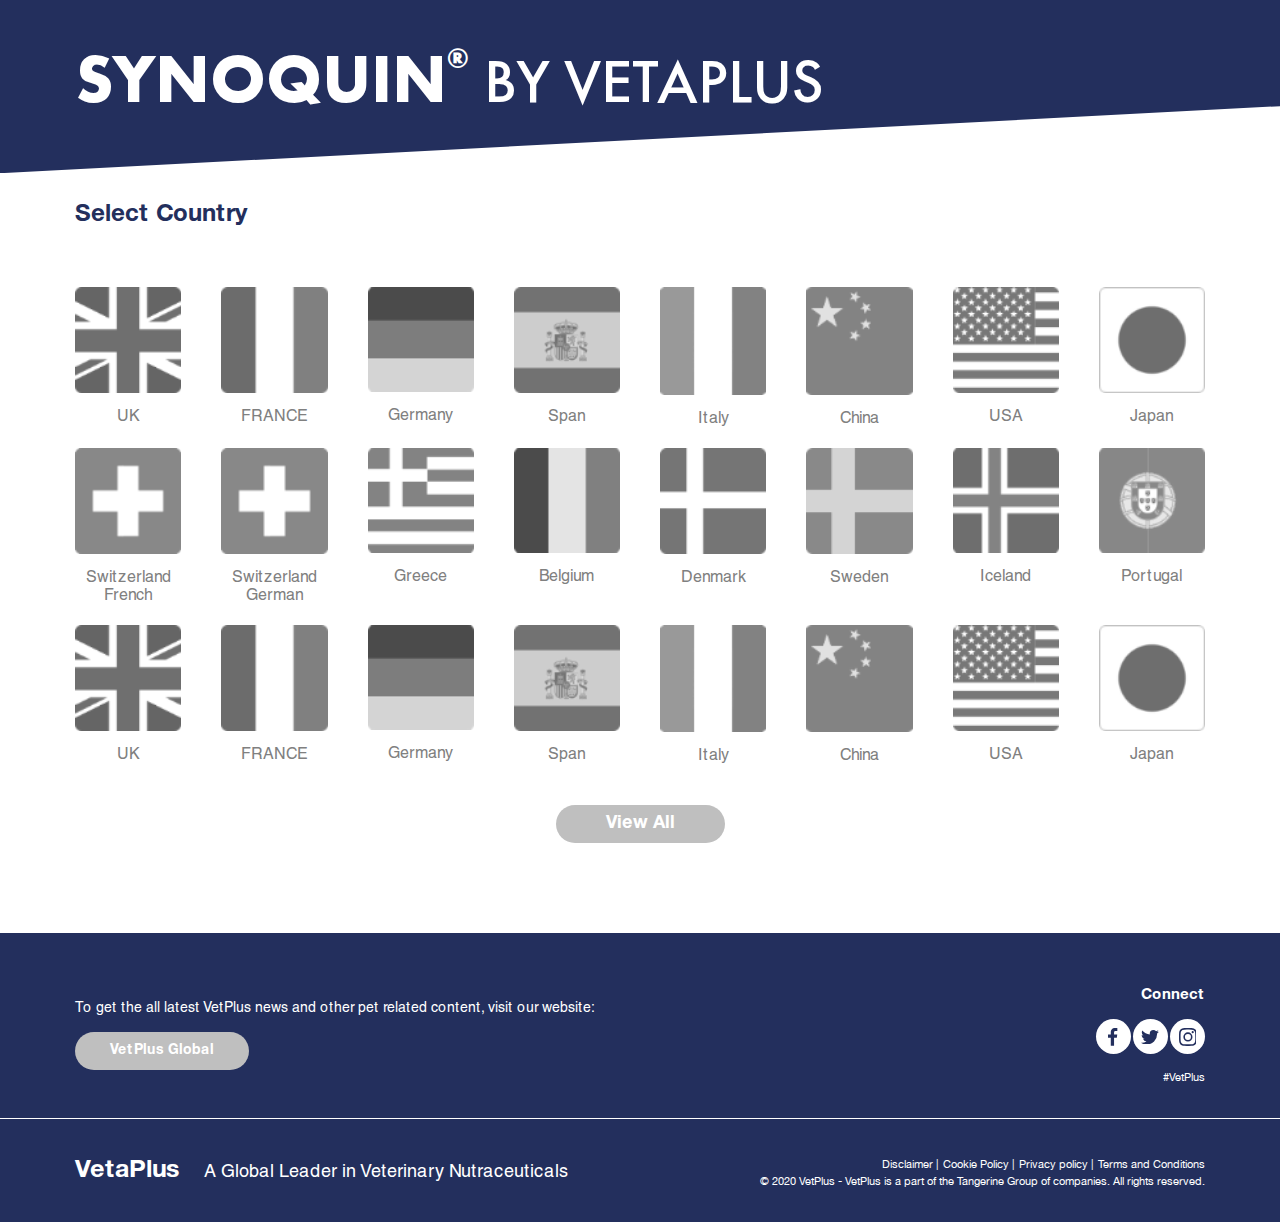
<file: index.html>
<!doctype html>
<html lang="en">
<head>
  <meta charset="UTF-8">
  <meta name="viewport"
        content="width=device-width, user-scalable=no, initial-scale=1.0, maximum-scale=1.0, minimum-scale=1.0">
  <meta http-equiv="X-UA-Compatible" content="ie=edge">
  <link rel="stylesheet" href="assets/fonts/stylesheet.css">
  <link rel="stylesheet" href="assets/css/style.css">
  <link rel="stylesheet" href="assets/css/media.css">
  <title>SYNOQUIN</title>
</head>
<body id="home">
<header>
  <div class="container">
    <div class="logo_block">
      <p>SYNOQUIN<span>®</span></p>
      <p class="logo">
        by VetaPlus
      </p>
    </div>
  </div>
</header>

<main>
  <section class="select_country">

    <div class="container">
      <h3 class="select_country__title">Select Country</h3>

      <div class="select_country__countries">

        <div class="cards_container">

          <a href="calmex-for-dogs.html" class="select_country__country_card">
            <img src="./assets/img/uk.png" alt="UK">
            <p>UK</p>
          </a>

          <a href="calmex-for-dogs.html" class="select_country__country_card">
            <img src="./assets/img/france.png" alt="France">
            <p>FRANCE</p>
          </a>

          <a href="calmex-for-dogs.html" class="select_country__country_card">
            <img src="./assets/img/germany.png" alt="Germany">
            <p>Germany</p>
          </a>

          <a href="calmex-for-dogs.html" class="select_country__country_card">
            <img src="./assets/img/spain.png" alt="Span">
            <p>Span</p>
          </a>

          <a href="calmex-for-dogs.html" class="select_country__country_card">
            <img src="./assets/img/italy.png" alt="Italy">
            <p>Italy</p>
          </a>

          <a href="calmex-for-dogs.html" class="select_country__country_card">
            <img src="./assets/img/china.png" alt="China">
            <p>China</p>
          </a>

          <a href="calmex-for-dogs.html" class="select_country__country_card">
            <img src="./assets/img/usa.png" alt="USA">
            <p>USA</p>
          </a>

          <a href="calmex-for-dogs.html" class="select_country__country_card">
            <img src="./assets/img/japan.png" alt="Japan">
            <p>Japan</p>
          </a>

          <a href="calmex-for-dogs.html" class="select_country__country_card">
            <img src="./assets/img/switerland.png" alt="Switzerland French">
            <p>Switzerland French</p>
          </a>

          <a href="calmex-for-dogs.html" class="select_country__country_card">
            <img src="./assets/img/switerland.png" alt="Switzerland German">
            <p>Switzerland German</p>
          </a>

          <a href="calmex-for-dogs.html" class="select_country__country_card">
            <img src="./assets/img/greece.png" alt="Greece">
            <p>Greece</p>
          </a>

          <a href="calmex-for-dogs.html" class="select_country__country_card">
            <img src="./assets/img/belgium.png" alt="Belgium">
            <p>Belgium</p>
          </a>

          <a href="calmex-for-dogs.html" class="select_country__country_card">
            <img src="./assets/img/danmark.png" alt="Denmark">
            <p>Denmark</p>
          </a>

          <a href="calmex-for-dogs.html" class="select_country__country_card">
            <img src="./assets/img/swden.png" alt="Sweden">
            <p>Sweden</p>
          </a>

          <a href="calmex-for-dogs.html" class="select_country__country_card">
            <img src="./assets/img/norway.png" alt="Iceland">
            <p>Iceland</p>
          </a>

          <a href="calmex-for-dogs.html" class="select_country__country_card">
            <img src="./assets/img/portugal.png" alt="Portugal">
            <p>Portugal</p>
          </a>

          <a href="calmex-for-dogs.html" class="select_country__country_card">
            <img src="./assets/img/uk.png" alt="UK">
            <p>UK</p>
          </a>

          <a href="calmex-for-dogs.html" class="select_country__country_card">
            <img src="./assets/img/france.png" alt="France">
            <p>FRANCE</p>
          </a>

          <a href="calmex-for-dogs.html" class="select_country__country_card">
            <img src="./assets/img/germany.png" alt="Germany">
            <p>Germany</p>
          </a>

          <a href="calmex-for-dogs.html" class="select_country__country_card">
            <img src="./assets/img/spain.png" alt="Span">
            <p>Span</p>
          </a>

          <a href="calmex-for-dogs.html" class="select_country__country_card">
            <img src="./assets/img/italy.png" alt="Italy">
            <p>Italy</p>
          </a>

          <a href="calmex-for-dogs.html" class="select_country__country_card">
            <img src="./assets/img/china.png" alt="China">
            <p>China</p>
          </a>

          <a href="calmex-for-dogs.html" class="select_country__country_card">
            <img src="./assets/img/usa.png" alt="USA">
            <p>USA</p>
          </a>

          <a href="calmex-for-dogs.html" class="select_country__country_card">
            <img src="./assets/img/japan.png" alt="Japan">
            <p>Japan</p>
          </a>

        </div>

      </div>

      <div class="select_country__countries select_country__hidden_block">

        <div class="cards_container">

          <a href="calmex-for-dogs.html" class="select_country__country_card">
            <img src="./assets/img/uk.png" alt="UK">
            <p>UK</p>
          </a>

          <a href="calmex-for-dogs.html" class="select_country__country_card">
            <img src="./assets/img/france.png" alt="France">
            <p>FRANCE</p>
          </a>

          <a href="calmex-for-dogs.html" class="select_country__country_card">
            <img src="./assets/img/germany.png" alt="Germany">
            <p>Germany</p>
          </a>

          <a href="calmex-for-dogs.html" class="select_country__country_card">
            <img src="./assets/img/spain.png" alt="Span">
            <p>Span</p>
          </a>

          <a href="calmex-for-dogs.html" class="select_country__country_card">
            <img src="./assets/img/italy.png" alt="Italy">
            <p>Italy</p>
          </a>

          <a href="calmex-for-dogs.html" class="select_country__country_card">
            <img src="./assets/img/china.png" alt="China">
            <p>China</p>
          </a>

          <a href="calmex-for-dogs.html" class="select_country__country_card">
            <img src="./assets/img/usa.png" alt="USA">
            <p>USA</p>
          </a>

          <a href="calmex-for-dogs.html" class="select_country__country_card">
            <img src="./assets/img/japan.png" alt="Japan">
            <p>Japan</p>
          </a>

          <a href="calmex-for-dogs.html" class="select_country__country_card">
            <img src="./assets/img/switerland.png" alt="Switzerland French">
            <p>Switzerland French</p>
          </a>

          <a href="calmex-for-dogs.html" class="select_country__country_card">
            <img src="./assets/img/switerland.png" alt="Switzerland German">
            <p>Switzerland German</p>
          </a>

          <a href="calmex-for-dogs.html" class="select_country__country_card">
            <img src="./assets/img/greece.png" alt="Greece">
            <p>Greece</p>
          </a>

          <a href="calmex-for-dogs.html" class="select_country__country_card">
            <img src="./assets/img/belgium.png" alt="Belgium">
            <p>Belgium</p>
          </a>

          <a href="calmex-for-dogs.html" class="select_country__country_card">
            <img src="./assets/img/danmark.png" alt="Denmark">
            <p>Denmark</p>
          </a>

          <a href="calmex-for-dogs.html" class="select_country__country_card">
            <img src="./assets/img/swden.png" alt="Sweden">
            <p>Sweden</p>
          </a>

          <a href="calmex-for-dogs.html" class="select_country__country_card">
            <img src="./assets/img/norway.png" alt="Iceland">
            <p>Iceland</p>
          </a>

          <a href="calmex-for-dogs.html" class="select_country__country_card">
            <img src="./assets/img/portugal.png" alt="Portugal">
            <p>Portugal</p>
          </a>

          <a href="calmex-for-dogs.html" class="select_country__country_card">
            <img src="./assets/img/uk.png" alt="UK">
            <p>UK</p>
          </a>

          <a href="calmex-for-dogs.html" class="select_country__country_card">
            <img src="./assets/img/france.png" alt="France">
            <p>FRANCE</p>
          </a>

          <a href="calmex-for-dogs.html" class="select_country__country_card">
            <img src="./assets/img/germany.png" alt="Germany">
            <p>Germany</p>
          </a>

          <a href="calmex-for-dogs.html" class="select_country__country_card">
            <img src="./assets/img/spain.png" alt="Span">
            <p>Span</p>
          </a>

          <a href="calmex-for-dogs.html" class="select_country__country_card">
            <img src="./assets/img/italy.png" alt="Italy">
            <p>Italy</p>
          </a>

          <a href="calmex-for-dogs.html" class="select_country__country_card">
            <img src="./assets/img/china.png" alt="China">
            <p>China</p>
          </a>

          <a href="calmex-for-dogs.html" class="select_country__country_card">
            <img src="./assets/img/usa.png" alt="USA">
            <p>USA</p>
          </a>

          <a href="calmex-for-dogs.html" class="select_country__country_card">
            <img src="./assets/img/japan.png" alt="Japan">
            <p>Japan</p>
          </a>

        </div>

      </div>

      <div class="select_country__view_all">
        View All
      </div>

    </div>

  </section>
</main>

<footer>
  <div class="call_to_action">
    <div class="container">

      <div class="call_to_action__button_block">
        <h5>To get the all latest VetPlus news and other pet related content, visit our website:</h5>

        <a href="#">VetPlus Global</a>
      </div>

      <div class="call_to_action__socials_block">
        <h4>Connect</h4>

        <div class="call_to_action__socials">
          <span class="call_to_action__social_icon call_to_action__facebook">
            <svg xmlns="http://www.w3.org/2000/svg" width="9.335" height="17.875" viewBox="0 0 9.335 17.875"><path
              d="M86.058,17.875V9.732h2.781l.4-3.178H86.058V4.568c0-.894.3-1.589,1.589-1.589h1.688V.1c-.4,0-1.39-.1-2.483-.1a3.833,3.833,0,0,0-4.071,4.171V6.554H80V9.732h2.781v8.143Z"
              transform="translate(-80)" fill-rule="evenodd"/></svg>
          </span>
          <span class="call_to_action__social_icon call_to_action__twitter">
            <svg xmlns="http://www.w3.org/2000/svg" width="17.875" height="14.499" viewBox="0 0 17.875 14.499"><path
              d="M43.66,16.5A10.334,10.334,0,0,0,54.087,6.071v-.5a8.072,8.072,0,0,0,1.787-1.887,8.243,8.243,0,0,1-2.085.6A3.864,3.864,0,0,0,55.378,2.3a9.108,9.108,0,0,1-2.284.894A3.546,3.546,0,0,0,50.413,2a3.731,3.731,0,0,0-3.674,3.674,1.936,1.936,0,0,0,.1.794A10.267,10.267,0,0,1,39.291,2.6a3.8,3.8,0,0,0-.5,1.887,3.945,3.945,0,0,0,1.589,3.078,3.348,3.348,0,0,1-1.688-.5h0a3.629,3.629,0,0,0,2.979,3.575,3.061,3.061,0,0,1-.993.1,1.69,1.69,0,0,1-.7-.1,3.762,3.762,0,0,0,3.476,2.582,7.5,7.5,0,0,1-4.568,1.589,2.749,2.749,0,0,1-.894-.1A9.373,9.373,0,0,0,43.66,16.5"
              transform="translate(-38 -2)" fill-rule="evenodd"/></svg>
          </span>
          <span class="call_to_action__social_icon call_to_action__instagram">
            <svg xmlns="http://www.w3.org/2000/svg" width="17.875" height="17.875" viewBox="0 0 17.875 17.875"><path
              d="M8.937,1.589a27.4,27.4,0,0,1,3.575.1,4.606,4.606,0,0,1,1.688.3,3.487,3.487,0,0,1,1.688,1.688,4.606,4.606,0,0,1,.3,1.688c0,.894.1,1.192.1,3.575a27.4,27.4,0,0,1-.1,3.575,4.606,4.606,0,0,1-.3,1.688A3.487,3.487,0,0,1,14.2,15.889a4.606,4.606,0,0,1-1.688.3c-.894,0-1.192.1-3.575.1a27.4,27.4,0,0,1-3.575-.1,4.606,4.606,0,0,1-1.688-.3A3.488,3.488,0,0,1,1.986,14.2a4.606,4.606,0,0,1-.3-1.688c0-.894-.1-1.192-.1-3.575a27.4,27.4,0,0,1,.1-3.575,4.606,4.606,0,0,1,.3-1.688,3.567,3.567,0,0,1,.7-.993,1.679,1.679,0,0,1,.993-.7,4.606,4.606,0,0,1,1.688-.3,27.4,27.4,0,0,1,3.575-.1M8.937,0A29.341,29.341,0,0,0,5.263.1,6.131,6.131,0,0,0,3.078.5,3.887,3.887,0,0,0,1.49,1.49,3.887,3.887,0,0,0,.5,3.078,4.525,4.525,0,0,0,.1,5.263,29.341,29.341,0,0,0,0,8.937a29.341,29.341,0,0,0,.1,3.674A6.131,6.131,0,0,0,.5,14.8a3.887,3.887,0,0,0,.993,1.589,3.887,3.887,0,0,0,1.589.993,6.131,6.131,0,0,0,2.185.4,29.342,29.342,0,0,0,3.674.1,29.342,29.342,0,0,0,3.674-.1,6.131,6.131,0,0,0,2.185-.4A4.166,4.166,0,0,0,17.378,14.8a6.131,6.131,0,0,0,.4-2.185c0-.993.1-1.291.1-3.674a29.342,29.342,0,0,0-.1-3.674,6.131,6.131,0,0,0-.4-2.185,3.887,3.887,0,0,0-.993-1.589A3.887,3.887,0,0,0,14.8.5,6.131,6.131,0,0,0,12.612.1,29.341,29.341,0,0,0,8.937,0m0,4.369A4.494,4.494,0,0,0,4.369,8.937,4.568,4.568,0,1,0,8.937,4.369m0,7.547A2.926,2.926,0,0,1,5.958,8.937,2.926,2.926,0,0,1,8.937,5.958a2.926,2.926,0,0,1,2.979,2.979,2.926,2.926,0,0,1-2.979,2.979M13.7,3.078A1.092,1.092,0,1,0,14.8,4.171,1.1,1.1,0,0,0,13.7,3.078"
              fill-rule="evenodd"/></svg>
          </span>
        </div>

        <p class="call_to_action__hashtag">#VetPlus</p>
      </div>

    </div>
  </div>
  <div class="copyright_section">

    <div class="container">
      <div class="copyright_section__logo_block">
        <p class="logo">
          VetaPlus
        </p>
        <p>A Global Leader in Veterinary Nutraceuticals</p>
      </div>
      <div class="copyright_section__copyright_block">
        <ul class="copyright_section__menu">
          <li class="copyright_section__list"><a href="#" class="copyright_section__link">Disclaimer |</a></li>
          <li class="copyright_section__list"><a href="#" class="copyright_section__link">Cookie Policy |</a></li>
          <li class="copyright_section__list"><a href="#" class="copyright_section__link">Privacy policy |</a></li>
          <li class="copyright_section__list"><a href="#" class="copyright_section__link">Terms and Conditions</a></li>
        </ul>
        <p class="copyright_section__copyright_text">
          © 2020 VetPlus - VetPlus is a part of the Tangerine Group of companies. All rights reserved.
        </p>
      </div>
    </div>
  </div>
</footer>

<script src="assets/js/main.js"></script>
</body>
</html>
</file>
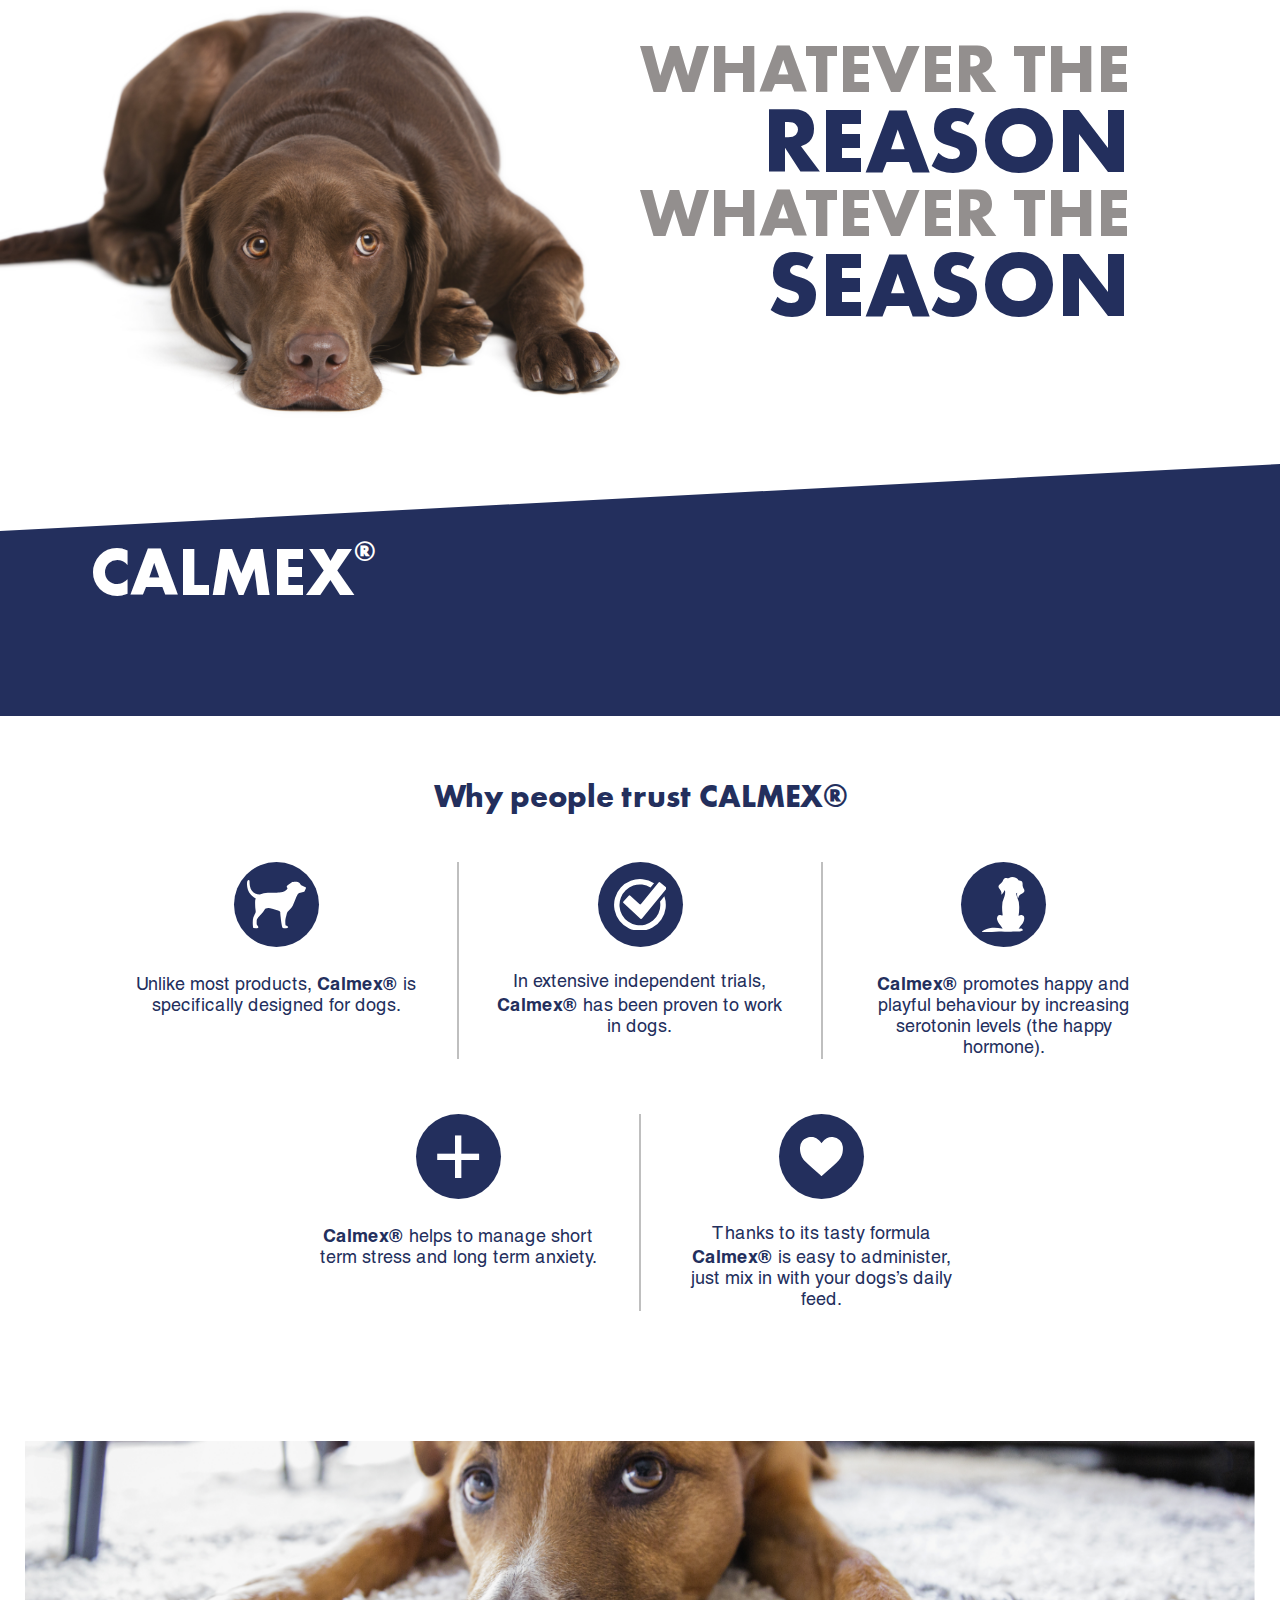
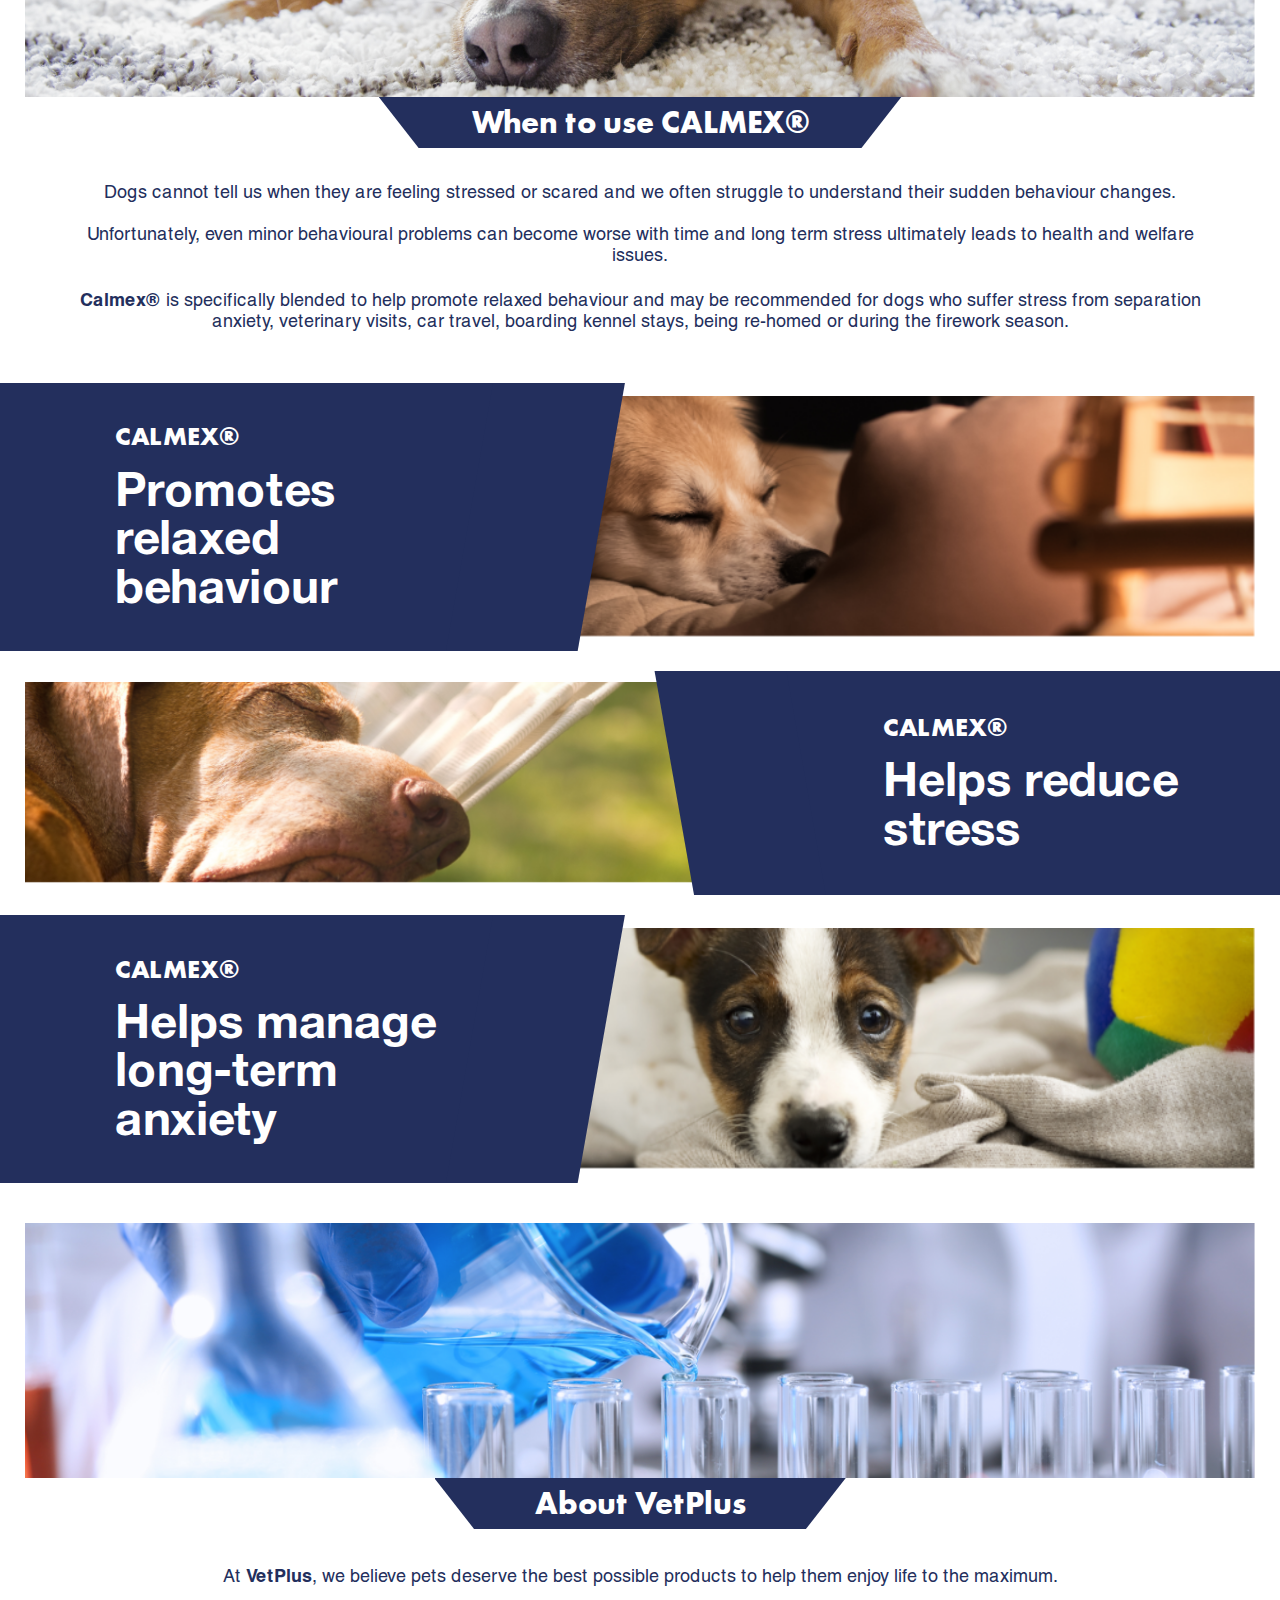
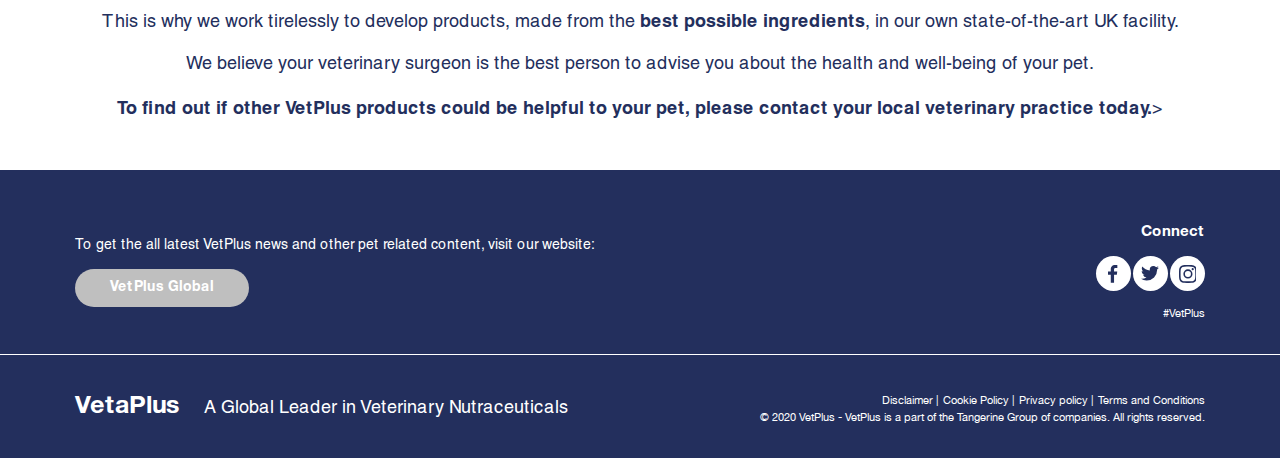
<file: calmex-for-cats.html>
<!doctype html>
<html lang="en">
<head>
  <meta charset="UTF-8">
  <meta name="viewport"
        content="width=device-width, user-scalable=no, initial-scale=1.0, maximum-scale=1.0, minimum-scale=1.0">
  <meta http-equiv="X-UA-Compatible" content="ie=edge">
  <link rel="stylesheet" href="assets/fonts/stylesheet.css">
  <link rel="stylesheet" href="assets/css/style.css">
  <link rel="stylesheet" href="assets/css/media.css">
  <title>SYNOQUIN</title>
</head>
<body id="landing">
<header class="landing">
  <div class="landing_banner">
    <div class="landing_banner__img">
      <img src="assets/img/calmex-for-dog/banner.png" alt="">
    </div>
    <div class="landing_banner__title">
      <h1>
        <span class="silver">whatever the</span>
        <span class="violet">reason</span>
        <span class="silver">whatever the</span>
        <span class="violet">season</span>
      </h1>
    </div>
  </div>
  <div class="container">
    <div class="logo_block">
      <p>CALMEX<span>®</span></p>
    </div>
  </div>
</header>

<main>

  <section class="people_trust">

    <div class="container">

      <h2 class="people_trust__title">Why people trust CALMEX®</h2>

      <div class="people_trust__cards_list">
        <div class="people_trust__card">
          <div class="people_trust__card__logo">
          <span>
            <svg xmlns="http://www.w3.org/2000/svg" width="59.027" height="48.199" viewBox="0 0 59.027 48.199"><path
              d="M943.365,1297.179c-.238-.11-4.494-1.859-4.974-2.506-.231-.311-1.165-1.645-1.165-1.645-1.449-2-6.472-1.39-7.686-.92a2.155,2.155,0,0,0-.654.469,19.776,19.776,0,0,0-3.574,2.5c-1.175,1.1-.94,1.645-.744,2.193a4.993,4.993,0,0,0,.636,1.121c-.9,1.412-3.032,3.585-8.231,4.017-1.25.1-4.485.3-10.753.3a19.257,19.257,0,0,0-8.752,1.746,14.268,14.268,0,0,1-4.658-.982,10.971,10.971,0,0,1-5.19-7.285,25.179,25.179,0,0,1-.388-5.129,1.478,1.478,0,0,0-.317-.824c-.744-.862-2.212,0-2.252,2.741-.036,2.523.229,6.97,3.141,10.686.252.322.522.638.815.947.339.357.671.682.993.981a27.233,27.233,0,0,0,3.737,2.834c-.893,2.164-.507,4.91-.507,7.309,0,2.859.865,5.6.395,6.619s-2.252,5.111-2.252,5.111c-1.1,3.407-.313,9.966-.089,10.184.421.409,1.91.509,3.055.45a4.694,4.694,0,0,0,1.381-.175c.617-.323.764-.646.676-.969s-.573-1.392-.94-1.529c-1.028-.382-.7-2.87-.7-4.729,0-2.163,3.237-5.175,4.862-6.926,1.935-2.084,3.134-4.852,3.663-5.175a8.462,8.462,0,0,1,3.437-.647c1.83.092,4.509,1.357,9.346,2.4,2.629.566,2.316,1.948,2.257,2.3s.206,2.556.382,4.289.676,5.755,1,7.4.617,3.231,1.117,3.525a14.829,14.829,0,0,0,3.434.206c1.469,0,2.134-.354,1.911-1.056-.382-1.205-2.419-1.656-2.575-1.773a27.666,27.666,0,0,1-.176-5.229,37.312,37.312,0,0,1,1.135-5.128c.274-1.018.265-2.839,2.38-4.563a15.035,15.035,0,0,0,3.87-4.7c2.086-4.4,3.868-10.424,5.441-12.048a5.056,5.056,0,0,1,2.146-.961,29.17,29.17,0,0,0,3.761-1.018.987.987,0,0,0,.517-.549,9.919,9.919,0,0,0,1.194-2.577C943.8,1297.664,943.754,1297.359,943.365,1297.179Z"
              transform="translate(-884.66 -1289.906)" fill="#fff"/></svg>
          </span>
          </div>
          <p class="people_trust__card__description">
            Unlike most products, <b>Calmex®</b> is specifically designed for dogs.
          </p>
        </div>
        <div class="people_trust__card">
          <div class="people_trust__card__logo">
          <span>
            <svg xmlns="http://www.w3.org/2000/svg" width="52.59" height="51.83" viewBox="0 0 52.59 51.83"><g
              transform="translate(0 0)"><path
              d="M397.347,250.685a20.635,20.635,0,0,1,.291,3.449,20.431,20.431,0,1,1-9.821-17.468l3.5-4.268a25.882,25.882,0,1,0,10.312,13.063Z"
              transform="translate(-351.285 -228.219)" fill="#fff"/><path
              d="M408.513,268.59a1.17,1.17,0,0,1-.067-1.648l5.224-5.664a1.169,1.169,0,0,1,1.647-.066l9.071,8.37a1.089,1.089,0,0,0,1.6-.112l17.558-21.44a1.169,1.169,0,0,1,1.641-.163l5.963,4.883a1.169,1.169,0,0,1,.163,1.64l-24.3,29.679a1.089,1.089,0,0,1-1.6.112Z"
              transform="translate(-398.982 -244.482)" fill="#fff"/></g></svg>
          </span>
          </div>
          <p class="people_trust__card__description">
            In extensive independent trials, <b>Calmex®</b> has been proven to work in dogs.
          </p>
        </div>
        <div class="people_trust__card">
          <div class="people_trust__card__logo">
          <span>
            <svg xmlns="http://www.w3.org/2000/svg" width="42.329" height="55.304" viewBox="0 0 42.329 55.304"><path
              d="M77.169,184.973a3.811,3.811,0,0,0-2.65.61c-.206.135-.411-.04-.367-.282a47.282,47.282,0,0,0,.619-8.441A23.929,23.929,0,0,0,72.447,166.4a7.883,7.883,0,0,1-.511-1.713c-.074-.393-.34-1.228-.086-1.583.176-.246.616-.269.885-.366a7.942,7.942,0,0,0,.753,5.193c.4.083.616-1.055.711-1.322.742-2.086,3.356-2.821,4.906-4.15a2.758,2.758,0,0,0,.321-3.429,11.626,11.626,0,0,1-1.244-3.459c-.1-.895.22-2.649-.495-3.888s-2.893-1.1-3.214-1.206-.595-.923-1.878-2.024a6.043,6.043,0,0,0-2.978-1.272,6.464,6.464,0,0,0-3.359-.029c-1.647.5-2.253,1.139-2.591,1.106s-2.262-.8-3.452.051-1.659,2.358-2.142,3.133a12.311,12.311,0,0,1-2.638,2.662c-.87.622-1.789,1.963-1.2,3.249s1.775,2.476,2.105,3.381a9.174,9.174,0,0,1,.639,2.243c.007.475-.317,1.421-.011,1.563s1.187-1.122,1.3-1.248a6.819,6.819,0,0,0,1.631-3.174c-.024.106.333.295.4.359.644.626.392,1.979.345,2.789a9.273,9.273,0,0,1-.671,3.135,23.93,23.93,0,0,0-2.323,10.461,47.4,47.4,0,0,0,.537,7.962.47.47,0,0,1-.672.536,3.739,3.739,0,0,0-2.263-.385c-1.949.285-3.148,2.206-2.548,4.627.791,3.192,3.31,5.322,4.946,8.041.6,1,.386,1,.386,1l-.789-.1a28.794,28.794,0,0,0-9.654-.839,24.914,24.914,0,0,0-5.334,1.2,13.426,13.426,0,0,0-4.567,2.32.4.4,0,0,0-.141.215c-.028.178.167.31.341.382a6.323,6.323,0,0,0,2.068.383c4.864.273,9.754-.667,14.614-.789.84-.021,1.684-.02,2.526,0a92.056,92.056,0,0,0,9.542.187c5.045-.015,9.957-.077,10.025-.613.017-.132,1.405-.187,1.574-.827a1.031,1.031,0,0,0-.562-1.121c-.141-.053-.281-.347-.618-.56s-1.258,0-1.258,0l-1.626.169a14.5,14.5,0,0,0,1.175-1.746c.708-.9,1.483-1.747,2.18-2.657C79.228,192.017,81.9,185.664,77.169,184.973Z"
              transform="translate(-37.544 -146.936)" fill="#fff"/></svg>
          </span>
          </div>
          <p class="people_trust__card__description">
            <b>Calmex®</b> promotes happy and playful behaviour by increasing serotonin levels (the happy hormone).
          </p>
        </div>
        <div class="people_trust__card">
          <div class="people_trust__card__logo">
          <span>
            +
          </span>
          </div>
          <p class="people_trust__card__description">
            <b>Calmex®</b> helps to manage short term stress and long term anxiety.
          </p>
        </div>
        <div class="people_trust__card">
          <div class="people_trust__card__logo">
          <span>
            <svg xmlns="http://www.w3.org/2000/svg" width="42.923" height="39.227" viewBox="0 0 42.923 39.227"><path
              d="M-92.744-152.993c-.875-.813-1.717-1.625-2.591-2.4q-3.685-3.277-7.391-6.529c-2.014-1.767-4.057-3.5-5.927-5.427a20.892,20.892,0,0,1-3.713-4.952,15.931,15.931,0,0,1-1.551-4.839,22.921,22.921,0,0,1-.272-4.494,10.692,10.692,0,0,1,7.244-9.907,11.212,11.212,0,0,1,12.037,2.861,13.228,13.228,0,0,1,2.035,2.571c.035.056.072.11.129.2l.156-.244a13.116,13.116,0,0,1,5.122-4.812,10.987,10.987,0,0,1,6.009-1.193,10.783,10.783,0,0,1,7.094,3.271,10.686,10.686,0,0,1,2.948,6.055,18.59,18.59,0,0,1,.01,4.319,17.645,17.645,0,0,1-.878,4.243,16.933,16.933,0,0,1-3.282,5.529,50.726,50.726,0,0,1-5.085,4.97c-2.644,2.325-5.307,4.629-7.943,6.965-1.355,1.2-2.666,2.451-4,3.678Z"
              transform="translate(114.207 192.219)" fill="#fff"/></svg>
          </span>
          </div>
          <p class="people_trust__card__description">
            Thanks to its tasty formula <b>Calmex®</b> is easy to administer, just mix in with your dogs’s daily feed.
          </p>
        </div>
      </div>

    </div>

  </section>

  <section class="when_use">
    <div class="when_use__banner">
      <img src="assets/img/calmex-for-dog/when-to-use.png" alt="">
      <img src="assets/img/calmex-for-dog/when-to-use-m.png" alt="">
    </div>

    <div class="container">
      <h2 class="when_use__title">When to use CALMEX®</h2>

      <p class="when_use__description">Dogs cannot tell us when they are feeling stressed or scared and we often
        struggle to understand their sudden
        behaviour changes.
        <br><br>

        Unfortunately, even minor behavioural problems can become worse with time and long term stress ultimately leads
        to health and welfare issues.
        <br><br>

        <b> Calmex®</b> is specifically blended to help promote relaxed behaviour and may be recommended for dogs who
        suffer
        stress from separation anxiety, veterinary visits, car travel, boarding kennel stays, being re-homed or during
        the firework season.</p>
    </div>
  </section>

  <section class="advantages">

    <div class="advantages__line">
      <div class="advantages__line__tab">
          <p>CALMEX<span>®</span></p>
        <h3 class="advantages__line__title">
          Promotes relaxed <br> behaviour
        </h3>
      </div>
      <div class="advantages__line__image" style="background-image: url('assets/img/calmex-for-dog/use-1.png') "></div>
      <div class="advantages__line__image" style="background-image: url('assets/img/calmex-for-dog/use-1-m.png') "></div>
    </div>

    <div class="advantages__line">
      <div class="advantages__line__tab">
          <p>CALMEX<span>®</span></p>
        <h3 class="advantages__line__title">
          Helps reduce<br>
          stress
        </h3>
      </div>
      <div class="advantages__line__image" style="background-image: url('assets/img/calmex-for-dog/use-2.png') "></div>
      <div class="advantages__line__image" style="background-image: url('assets/img/calmex-for-dog/use-2-m.png') "></div>
    </div>

    <div class="advantages__line">
      <div class="advantages__line__tab">
          <p>CALMEX<span>®</span></p>
        <h3 class="advantages__line__title">
          Helps manage<br>
          long-term anxiety
        </h3>
      </div>
      <div class="advantages__line__image" style="background-image: url('assets/img/calmex-for-dog/use-3.png') "></div>
      <div class="advantages__line__image" style="background-image: url('assets/img/calmex-for-dog/use-3-m.png') "></div>
    </div>

  </section>

  <section class="about_vet">
    <div class="about_vet__banner">
      <img src="assets/img/chemical.png" alt="">
      <img src="assets/img/chemical-m.png" alt="">
    </div>

    <div class="container">
      <h2 class="about_vet__title">About VetPlus</h2>

      <p class="about_vet__description">
        At <b>VetPlus</b>, we believe pets deserve the best possible products to help them enjoy life to the maximum.
        <br><br>
        This is why we work tirelessly to develop products, made from the <b>best possible ingredients</b>, in our own state-of-the-art UK facility.
        <br><br>
        We believe your veterinary surgeon is the best person to advise you about the health and well-being of your pet.
        <br><br>
        <b>To find out if other VetPlus products could be helpful to your pet, please contact your local veterinary practice today.</b>>
    </div>
  </section>

</main>

<footer>
  <div class="call_to_action">
    <div class="container">

      <div class="call_to_action__button_block">
        <h5>To get the all latest VetPlus news and other pet related content, visit our website:</h5>

        <a href="#">VetPlus Global</a>
      </div>

      <div class="call_to_action__socials_block">
        <h4>Connect</h4>

        <div class="call_to_action__socials">
          <span class="call_to_action__social_icon call_to_action__facebook">
            <svg xmlns="http://www.w3.org/2000/svg" width="9.335" height="17.875" viewBox="0 0 9.335 17.875"><path
              d="M86.058,17.875V9.732h2.781l.4-3.178H86.058V4.568c0-.894.3-1.589,1.589-1.589h1.688V.1c-.4,0-1.39-.1-2.483-.1a3.833,3.833,0,0,0-4.071,4.171V6.554H80V9.732h2.781v8.143Z"
              transform="translate(-80)" fill-rule="evenodd"/></svg>
          </span>
          <span class="call_to_action__social_icon call_to_action__twitter">
            <svg xmlns="http://www.w3.org/2000/svg" width="17.875" height="14.499" viewBox="0 0 17.875 14.499"><path
              d="M43.66,16.5A10.334,10.334,0,0,0,54.087,6.071v-.5a8.072,8.072,0,0,0,1.787-1.887,8.243,8.243,0,0,1-2.085.6A3.864,3.864,0,0,0,55.378,2.3a9.108,9.108,0,0,1-2.284.894A3.546,3.546,0,0,0,50.413,2a3.731,3.731,0,0,0-3.674,3.674,1.936,1.936,0,0,0,.1.794A10.267,10.267,0,0,1,39.291,2.6a3.8,3.8,0,0,0-.5,1.887,3.945,3.945,0,0,0,1.589,3.078,3.348,3.348,0,0,1-1.688-.5h0a3.629,3.629,0,0,0,2.979,3.575,3.061,3.061,0,0,1-.993.1,1.69,1.69,0,0,1-.7-.1,3.762,3.762,0,0,0,3.476,2.582,7.5,7.5,0,0,1-4.568,1.589,2.749,2.749,0,0,1-.894-.1A9.373,9.373,0,0,0,43.66,16.5"
              transform="translate(-38 -2)" fill-rule="evenodd"/></svg>
          </span>
          <span class="call_to_action__social_icon call_to_action__instagram">
            <svg xmlns="http://www.w3.org/2000/svg" width="17.875" height="17.875" viewBox="0 0 17.875 17.875"><path
              d="M8.937,1.589a27.4,27.4,0,0,1,3.575.1,4.606,4.606,0,0,1,1.688.3,3.487,3.487,0,0,1,1.688,1.688,4.606,4.606,0,0,1,.3,1.688c0,.894.1,1.192.1,3.575a27.4,27.4,0,0,1-.1,3.575,4.606,4.606,0,0,1-.3,1.688A3.487,3.487,0,0,1,14.2,15.889a4.606,4.606,0,0,1-1.688.3c-.894,0-1.192.1-3.575.1a27.4,27.4,0,0,1-3.575-.1,4.606,4.606,0,0,1-1.688-.3A3.488,3.488,0,0,1,1.986,14.2a4.606,4.606,0,0,1-.3-1.688c0-.894-.1-1.192-.1-3.575a27.4,27.4,0,0,1,.1-3.575,4.606,4.606,0,0,1,.3-1.688,3.567,3.567,0,0,1,.7-.993,1.679,1.679,0,0,1,.993-.7,4.606,4.606,0,0,1,1.688-.3,27.4,27.4,0,0,1,3.575-.1M8.937,0A29.341,29.341,0,0,0,5.263.1,6.131,6.131,0,0,0,3.078.5,3.887,3.887,0,0,0,1.49,1.49,3.887,3.887,0,0,0,.5,3.078,4.525,4.525,0,0,0,.1,5.263,29.341,29.341,0,0,0,0,8.937a29.341,29.341,0,0,0,.1,3.674A6.131,6.131,0,0,0,.5,14.8a3.887,3.887,0,0,0,.993,1.589,3.887,3.887,0,0,0,1.589.993,6.131,6.131,0,0,0,2.185.4,29.342,29.342,0,0,0,3.674.1,29.342,29.342,0,0,0,3.674-.1,6.131,6.131,0,0,0,2.185-.4A4.166,4.166,0,0,0,17.378,14.8a6.131,6.131,0,0,0,.4-2.185c0-.993.1-1.291.1-3.674a29.342,29.342,0,0,0-.1-3.674,6.131,6.131,0,0,0-.4-2.185,3.887,3.887,0,0,0-.993-1.589A3.887,3.887,0,0,0,14.8.5,6.131,6.131,0,0,0,12.612.1,29.341,29.341,0,0,0,8.937,0m0,4.369A4.494,4.494,0,0,0,4.369,8.937,4.568,4.568,0,1,0,8.937,4.369m0,7.547A2.926,2.926,0,0,1,5.958,8.937,2.926,2.926,0,0,1,8.937,5.958a2.926,2.926,0,0,1,2.979,2.979,2.926,2.926,0,0,1-2.979,2.979M13.7,3.078A1.092,1.092,0,1,0,14.8,4.171,1.1,1.1,0,0,0,13.7,3.078"
              fill-rule="evenodd"/></svg>
          </span>
        </div>

        <p class="call_to_action__hashtag">#VetPlus</p>
      </div>

    </div>
  </div>
  <div class="copyright_section">

    <div class="container">
      <div class="copyright_section__logo_block">
        <p class="logo">
          VetaPlus
        </p>
        <p>A Global Leader in Veterinary Nutraceuticals</p>
      </div>
      <div class="copyright_section__copyright_block">
        <ul class="copyright_section__menu">
          <li class="copyright_section__list"><a href="#" class="copyright_section__link">Disclaimer |</a></li>
          <li class="copyright_section__list"><a href="#" class="copyright_section__link">Cookie Policy |</a></li>
          <li class="copyright_section__list"><a href="#" class="copyright_section__link">Privacy policy |</a></li>
          <li class="copyright_section__list"><a href="#" class="copyright_section__link">Terms and Conditions</a></li>
        </ul>
        <p class="copyright_section__copyright_text">
          © 2020 VetPlus - VetPlus is a part of the Tangerine Group of companies. All rights reserved.
        </p>
      </div>
    </div>
  </div>
</footer>

<script src="assets/js/main.js"></script>
</body>
</html>
</file>
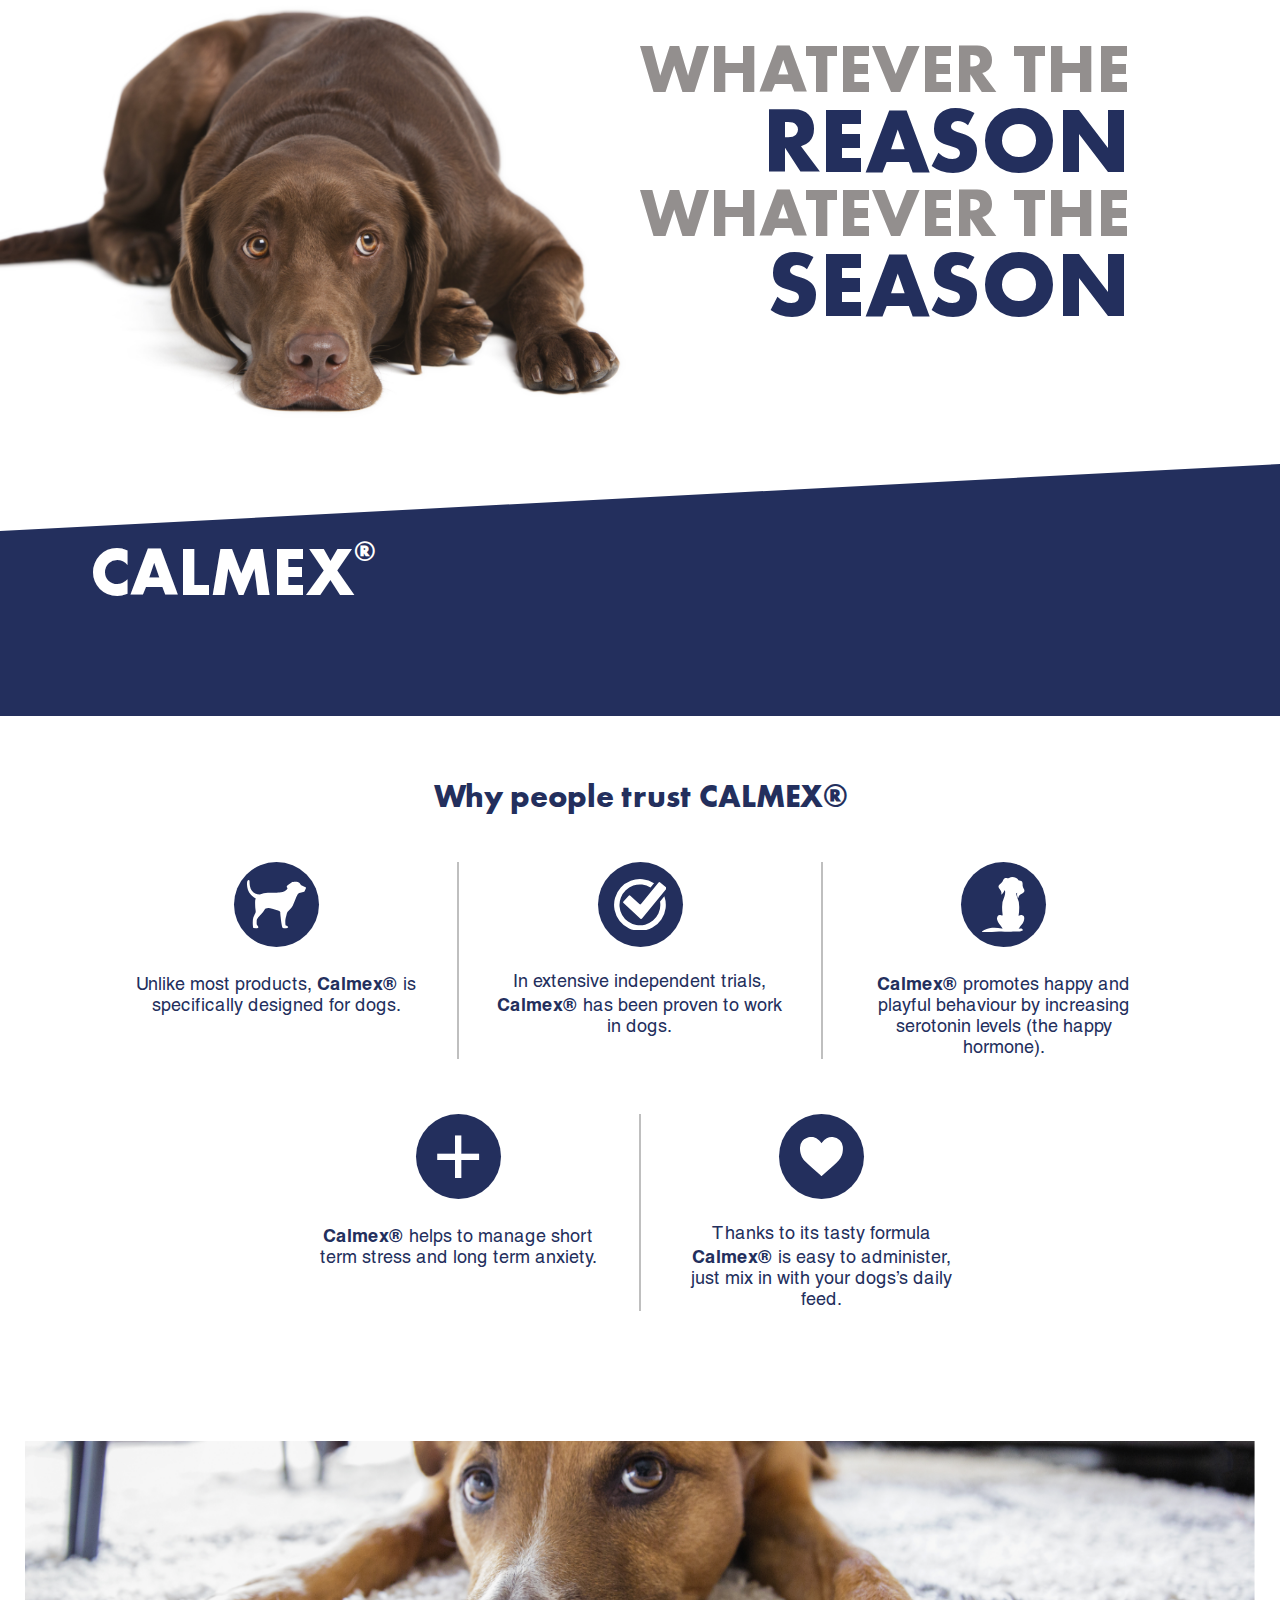
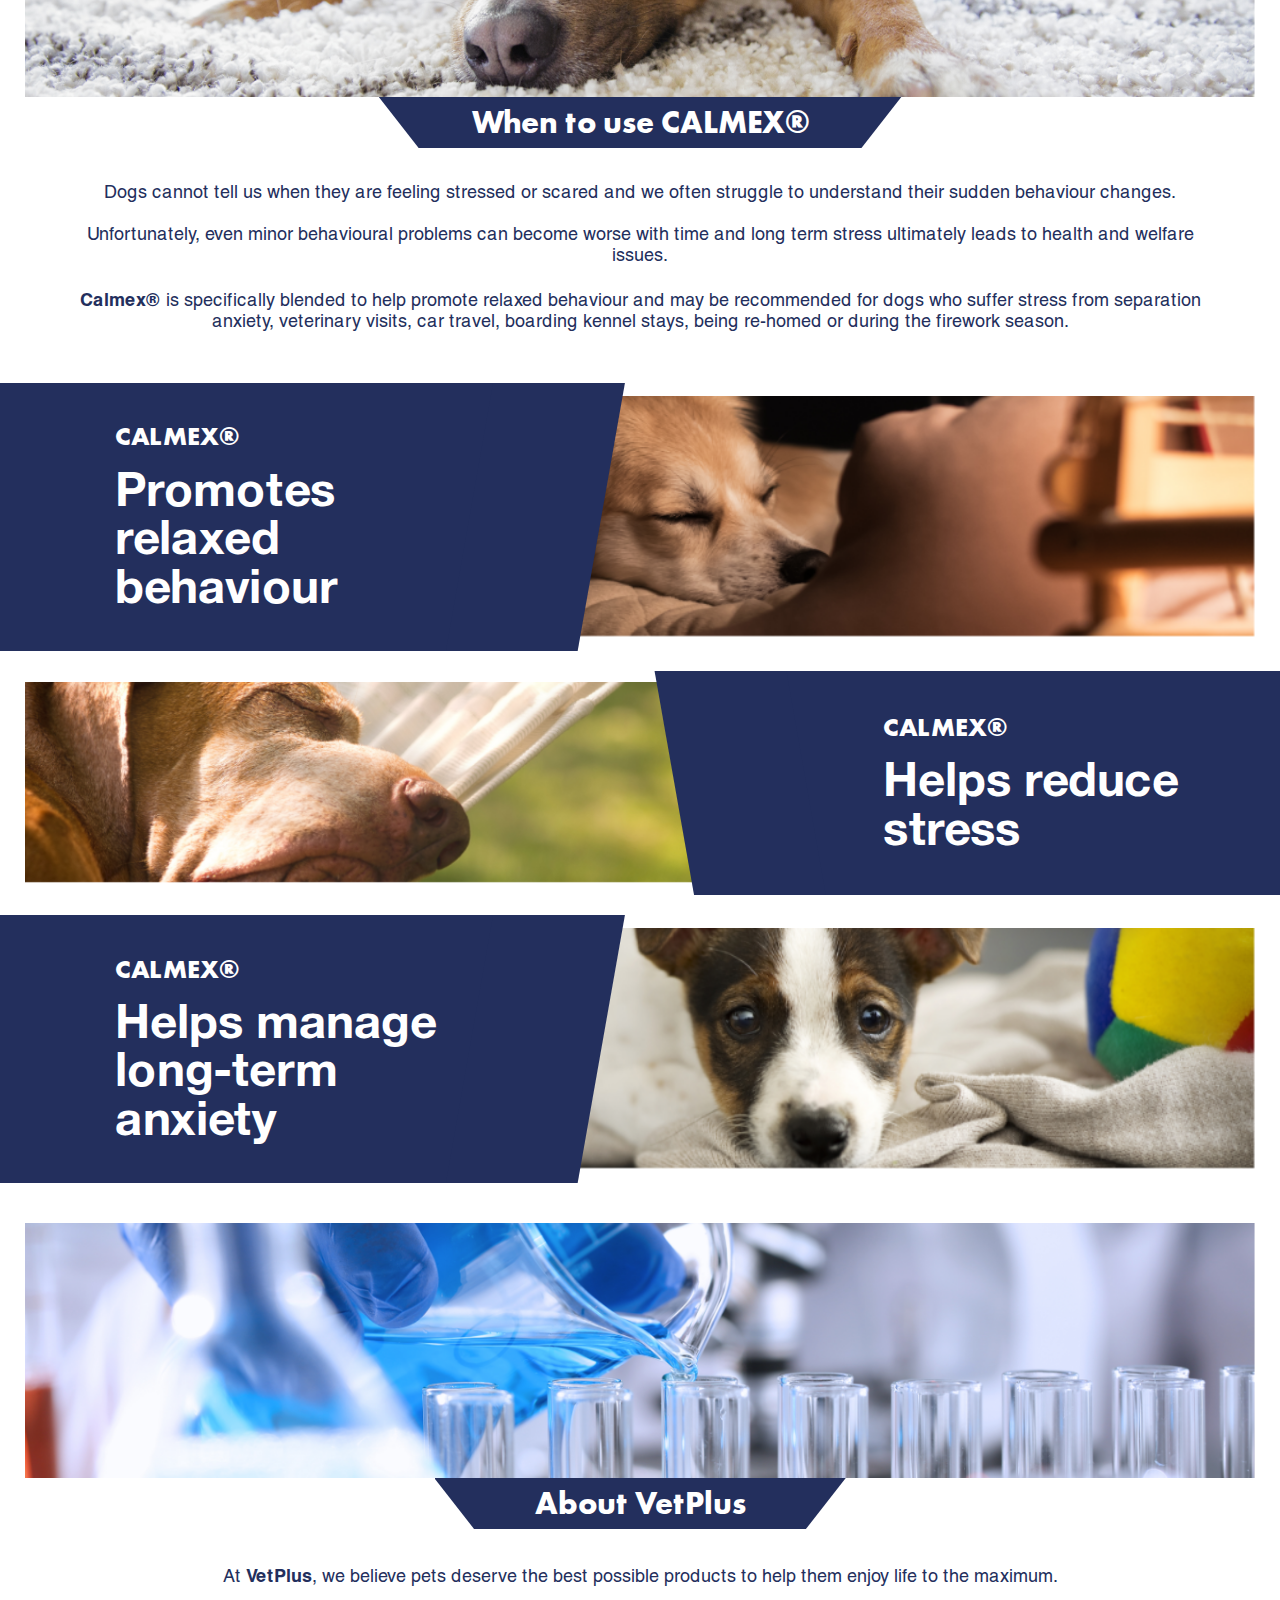
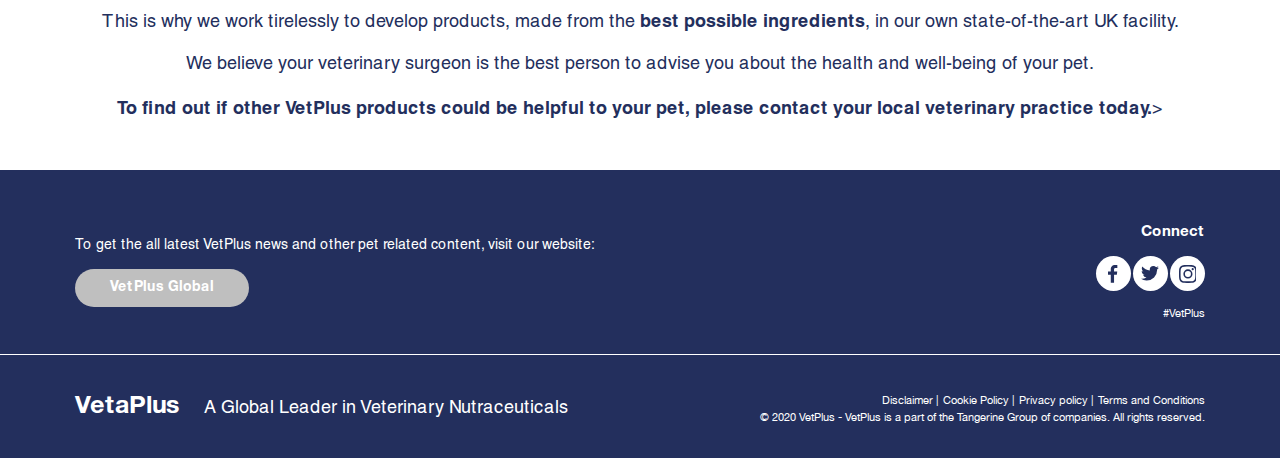
<file: calmex-for-dogs.html>
<!doctype html>
<html lang="en">
<head>
  <meta charset="UTF-8">
  <meta name="viewport"
        content="width=device-width, user-scalable=no, initial-scale=1.0, maximum-scale=1.0, minimum-scale=1.0">
  <meta http-equiv="X-UA-Compatible" content="ie=edge">
  <link rel="stylesheet" href="assets/fonts/stylesheet.css">
  <link rel="stylesheet" href="assets/css/style.css">
  <link rel="stylesheet" href="assets/css/media.css">
  <title>Calmex for dog</title>
</head>
<body id="landing">
<header class="landing">
  <div class="landing_banner">
    <div class="landing_banner__img">
      <img src="assets/img/calmex-for-dog/banner.png" alt="">
    </div>
    <div class="landing_banner__title">
      <h1>
        <span class="silver">whatever the</span>
        <span class="violet">reason</span>
        <span class="silver">whatever the</span>
        <span class="violet">season</span>
      </h1>
    </div>
  </div>
  <div class="container">
    <div class="logo_block">
      <p>CALMEX<span>®</span></p>
    </div>
  </div>
</header>

<main>

  <section class="people_trust">

    <div class="container">

      <h2 class="people_trust__title">Why people trust CALMEX®</h2>

      <div class="people_trust__cards_list">
        <div class="people_trust__card">
          <div class="people_trust__card__logo">
          <span>
            <svg xmlns="http://www.w3.org/2000/svg" width="59.027" height="48.199" viewBox="0 0 59.027 48.199"><path
              d="M943.365,1297.179c-.238-.11-4.494-1.859-4.974-2.506-.231-.311-1.165-1.645-1.165-1.645-1.449-2-6.472-1.39-7.686-.92a2.155,2.155,0,0,0-.654.469,19.776,19.776,0,0,0-3.574,2.5c-1.175,1.1-.94,1.645-.744,2.193a4.993,4.993,0,0,0,.636,1.121c-.9,1.412-3.032,3.585-8.231,4.017-1.25.1-4.485.3-10.753.3a19.257,19.257,0,0,0-8.752,1.746,14.268,14.268,0,0,1-4.658-.982,10.971,10.971,0,0,1-5.19-7.285,25.179,25.179,0,0,1-.388-5.129,1.478,1.478,0,0,0-.317-.824c-.744-.862-2.212,0-2.252,2.741-.036,2.523.229,6.97,3.141,10.686.252.322.522.638.815.947.339.357.671.682.993.981a27.233,27.233,0,0,0,3.737,2.834c-.893,2.164-.507,4.91-.507,7.309,0,2.859.865,5.6.395,6.619s-2.252,5.111-2.252,5.111c-1.1,3.407-.313,9.966-.089,10.184.421.409,1.91.509,3.055.45a4.694,4.694,0,0,0,1.381-.175c.617-.323.764-.646.676-.969s-.573-1.392-.94-1.529c-1.028-.382-.7-2.87-.7-4.729,0-2.163,3.237-5.175,4.862-6.926,1.935-2.084,3.134-4.852,3.663-5.175a8.462,8.462,0,0,1,3.437-.647c1.83.092,4.509,1.357,9.346,2.4,2.629.566,2.316,1.948,2.257,2.3s.206,2.556.382,4.289.676,5.755,1,7.4.617,3.231,1.117,3.525a14.829,14.829,0,0,0,3.434.206c1.469,0,2.134-.354,1.911-1.056-.382-1.205-2.419-1.656-2.575-1.773a27.666,27.666,0,0,1-.176-5.229,37.312,37.312,0,0,1,1.135-5.128c.274-1.018.265-2.839,2.38-4.563a15.035,15.035,0,0,0,3.87-4.7c2.086-4.4,3.868-10.424,5.441-12.048a5.056,5.056,0,0,1,2.146-.961,29.17,29.17,0,0,0,3.761-1.018.987.987,0,0,0,.517-.549,9.919,9.919,0,0,0,1.194-2.577C943.8,1297.664,943.754,1297.359,943.365,1297.179Z"
              transform="translate(-884.66 -1289.906)" fill="#fff"/></svg>
          </span>
          </div>
          <p class="people_trust__card__description">
            Unlike most products, <b>Calmex®</b> is specifically designed for dogs.
          </p>
        </div>
        <div class="people_trust__card">
          <div class="people_trust__card__logo">
          <span>
            <svg xmlns="http://www.w3.org/2000/svg" width="52.59" height="51.83" viewBox="0 0 52.59 51.83"><g
              transform="translate(0 0)"><path
              d="M397.347,250.685a20.635,20.635,0,0,1,.291,3.449,20.431,20.431,0,1,1-9.821-17.468l3.5-4.268a25.882,25.882,0,1,0,10.312,13.063Z"
              transform="translate(-351.285 -228.219)" fill="#fff"/><path
              d="M408.513,268.59a1.17,1.17,0,0,1-.067-1.648l5.224-5.664a1.169,1.169,0,0,1,1.647-.066l9.071,8.37a1.089,1.089,0,0,0,1.6-.112l17.558-21.44a1.169,1.169,0,0,1,1.641-.163l5.963,4.883a1.169,1.169,0,0,1,.163,1.64l-24.3,29.679a1.089,1.089,0,0,1-1.6.112Z"
              transform="translate(-398.982 -244.482)" fill="#fff"/></g></svg>
          </span>
          </div>
          <p class="people_trust__card__description">
            In extensive independent trials, <b>Calmex®</b> has been proven to work in dogs.
          </p>
        </div>
        <div class="people_trust__card">
          <div class="people_trust__card__logo">
          <span>
            <svg xmlns="http://www.w3.org/2000/svg" width="42.329" height="55.304" viewBox="0 0 42.329 55.304"><path
              d="M77.169,184.973a3.811,3.811,0,0,0-2.65.61c-.206.135-.411-.04-.367-.282a47.282,47.282,0,0,0,.619-8.441A23.929,23.929,0,0,0,72.447,166.4a7.883,7.883,0,0,1-.511-1.713c-.074-.393-.34-1.228-.086-1.583.176-.246.616-.269.885-.366a7.942,7.942,0,0,0,.753,5.193c.4.083.616-1.055.711-1.322.742-2.086,3.356-2.821,4.906-4.15a2.758,2.758,0,0,0,.321-3.429,11.626,11.626,0,0,1-1.244-3.459c-.1-.895.22-2.649-.495-3.888s-2.893-1.1-3.214-1.206-.595-.923-1.878-2.024a6.043,6.043,0,0,0-2.978-1.272,6.464,6.464,0,0,0-3.359-.029c-1.647.5-2.253,1.139-2.591,1.106s-2.262-.8-3.452.051-1.659,2.358-2.142,3.133a12.311,12.311,0,0,1-2.638,2.662c-.87.622-1.789,1.963-1.2,3.249s1.775,2.476,2.105,3.381a9.174,9.174,0,0,1,.639,2.243c.007.475-.317,1.421-.011,1.563s1.187-1.122,1.3-1.248a6.819,6.819,0,0,0,1.631-3.174c-.024.106.333.295.4.359.644.626.392,1.979.345,2.789a9.273,9.273,0,0,1-.671,3.135,23.93,23.93,0,0,0-2.323,10.461,47.4,47.4,0,0,0,.537,7.962.47.47,0,0,1-.672.536,3.739,3.739,0,0,0-2.263-.385c-1.949.285-3.148,2.206-2.548,4.627.791,3.192,3.31,5.322,4.946,8.041.6,1,.386,1,.386,1l-.789-.1a28.794,28.794,0,0,0-9.654-.839,24.914,24.914,0,0,0-5.334,1.2,13.426,13.426,0,0,0-4.567,2.32.4.4,0,0,0-.141.215c-.028.178.167.31.341.382a6.323,6.323,0,0,0,2.068.383c4.864.273,9.754-.667,14.614-.789.84-.021,1.684-.02,2.526,0a92.056,92.056,0,0,0,9.542.187c5.045-.015,9.957-.077,10.025-.613.017-.132,1.405-.187,1.574-.827a1.031,1.031,0,0,0-.562-1.121c-.141-.053-.281-.347-.618-.56s-1.258,0-1.258,0l-1.626.169a14.5,14.5,0,0,0,1.175-1.746c.708-.9,1.483-1.747,2.18-2.657C79.228,192.017,81.9,185.664,77.169,184.973Z"
              transform="translate(-37.544 -146.936)" fill="#fff"/></svg>
          </span>
          </div>
          <p class="people_trust__card__description">
            <b>Calmex®</b> promotes happy and playful behaviour by increasing serotonin levels (the happy hormone).
          </p>
        </div>
        <div class="people_trust__card">
          <div class="people_trust__card__logo">
          <span>
            +
          </span>
          </div>
          <p class="people_trust__card__description">
            <b>Calmex®</b> helps to manage short term stress and long term anxiety.
          </p>
        </div>
        <div class="people_trust__card">
          <div class="people_trust__card__logo">
          <span>
            <svg xmlns="http://www.w3.org/2000/svg" width="42.923" height="39.227" viewBox="0 0 42.923 39.227"><path
              d="M-92.744-152.993c-.875-.813-1.717-1.625-2.591-2.4q-3.685-3.277-7.391-6.529c-2.014-1.767-4.057-3.5-5.927-5.427a20.892,20.892,0,0,1-3.713-4.952,15.931,15.931,0,0,1-1.551-4.839,22.921,22.921,0,0,1-.272-4.494,10.692,10.692,0,0,1,7.244-9.907,11.212,11.212,0,0,1,12.037,2.861,13.228,13.228,0,0,1,2.035,2.571c.035.056.072.11.129.2l.156-.244a13.116,13.116,0,0,1,5.122-4.812,10.987,10.987,0,0,1,6.009-1.193,10.783,10.783,0,0,1,7.094,3.271,10.686,10.686,0,0,1,2.948,6.055,18.59,18.59,0,0,1,.01,4.319,17.645,17.645,0,0,1-.878,4.243,16.933,16.933,0,0,1-3.282,5.529,50.726,50.726,0,0,1-5.085,4.97c-2.644,2.325-5.307,4.629-7.943,6.965-1.355,1.2-2.666,2.451-4,3.678Z"
              transform="translate(114.207 192.219)" fill="#fff"/></svg>
          </span>
          </div>
          <p class="people_trust__card__description">
            Thanks to its tasty formula <b>Calmex®</b> is easy to administer, just mix in with your dogs’s daily feed.
          </p>
        </div>
      </div>

    </div>

  </section>

  <section class="when_use">
    <div class="when_use__banner">
      <img src="assets/img/calmex-for-dog/when-to-use.png" alt="">
      <img src="assets/img/calmex-for-dog/when-to-use-m.png" alt="">
    </div>

    <div class="container">
      <h2 class="when_use__title">When to use CALMEX®</h2>

      <p class="when_use__description">Dogs cannot tell us when they are feeling stressed or scared and we often
        struggle to understand their sudden
        behaviour changes.
        <br><br>

        Unfortunately, even minor behavioural problems can become worse with time and long term stress ultimately leads
        to health and welfare issues.
        <br><br>

        <b> Calmex®</b> is specifically blended to help promote relaxed behaviour and may be recommended for dogs who
        suffer
        stress from separation anxiety, veterinary visits, car travel, boarding kennel stays, being re-homed or during
        the firework season.</p>
    </div>
  </section>

  <section class="advantages">

    <div class="advantages__line">
      <div class="advantages__line__tab">
          <p>CALMEX<span>®</span></p>
        <h3 class="advantages__line__title">
          Promotes relaxed <br> behaviour
        </h3>
      </div>
      <div class="advantages__line__image" style="background-image: url('assets/img/calmex-for-dog/use-1.png') "></div>
      <div class="advantages__line__image" style="background-image: url('assets/img/calmex-for-dog/use-1-m.png') "></div>
    </div>

    <div class="advantages__line">
      <div class="advantages__line__tab">
          <p>CALMEX<span>®</span></p>
        <h3 class="advantages__line__title">
          Helps reduce<br>
          stress
        </h3>
      </div>
      <div class="advantages__line__image" style="background-image: url('assets/img/calmex-for-dog/use-2.png') "></div>
      <div class="advantages__line__image" style="background-image: url('assets/img/calmex-for-dog/use-2-m.png') "></div>
    </div>

    <div class="advantages__line">
      <div class="advantages__line__tab">
          <p>CALMEX<span>®</span></p>
        <h3 class="advantages__line__title">
          Helps manage<br>
          long-term anxiety
        </h3>
      </div>
      <div class="advantages__line__image" style="background-image: url('assets/img/calmex-for-dog/use-3.png') "></div>
      <div class="advantages__line__image" style="background-image: url('assets/img/calmex-for-dog/use-3-m.png') "></div>
    </div>

  </section>

  <section class="about_vet">
    <div class="about_vet__banner">
      <img src="assets/img/chemical.png" alt="">
      <img src="assets/img/chemical-m.png" alt="">
    </div>

    <div class="container">
      <h2 class="about_vet__title">About VetPlus</h2>

      <p class="about_vet__description">
        At <b>VetPlus</b>, we believe pets deserve the best possible products to help them enjoy life to the maximum.
        <br><br>
        This is why we work tirelessly to develop products, made from the <b>best possible ingredients</b>, in our own state-of-the-art UK facility.
        <br><br>
        We believe your veterinary surgeon is the best person to advise you about the health and well-being of your pet.
        <br><br>
        <b>To find out if other VetPlus products could be helpful to your pet, please contact your local veterinary practice today.</b>>
    </div>
  </section>

</main>

<footer>
  <div class="call_to_action">
    <div class="container">

      <div class="call_to_action__button_block">
        <h5>To get the all latest VetPlus news and other pet related content, visit our website:</h5>

        <a href="#">VetPlus Global</a>
      </div>

      <div class="call_to_action__socials_block">
        <h4>Connect</h4>

        <div class="call_to_action__socials">
          <span class="call_to_action__social_icon call_to_action__facebook">
            <svg xmlns="http://www.w3.org/2000/svg" width="9.335" height="17.875" viewBox="0 0 9.335 17.875"><path
              d="M86.058,17.875V9.732h2.781l.4-3.178H86.058V4.568c0-.894.3-1.589,1.589-1.589h1.688V.1c-.4,0-1.39-.1-2.483-.1a3.833,3.833,0,0,0-4.071,4.171V6.554H80V9.732h2.781v8.143Z"
              transform="translate(-80)" fill-rule="evenodd"/></svg>
          </span>
          <span class="call_to_action__social_icon call_to_action__twitter">
            <svg xmlns="http://www.w3.org/2000/svg" width="17.875" height="14.499" viewBox="0 0 17.875 14.499"><path
              d="M43.66,16.5A10.334,10.334,0,0,0,54.087,6.071v-.5a8.072,8.072,0,0,0,1.787-1.887,8.243,8.243,0,0,1-2.085.6A3.864,3.864,0,0,0,55.378,2.3a9.108,9.108,0,0,1-2.284.894A3.546,3.546,0,0,0,50.413,2a3.731,3.731,0,0,0-3.674,3.674,1.936,1.936,0,0,0,.1.794A10.267,10.267,0,0,1,39.291,2.6a3.8,3.8,0,0,0-.5,1.887,3.945,3.945,0,0,0,1.589,3.078,3.348,3.348,0,0,1-1.688-.5h0a3.629,3.629,0,0,0,2.979,3.575,3.061,3.061,0,0,1-.993.1,1.69,1.69,0,0,1-.7-.1,3.762,3.762,0,0,0,3.476,2.582,7.5,7.5,0,0,1-4.568,1.589,2.749,2.749,0,0,1-.894-.1A9.373,9.373,0,0,0,43.66,16.5"
              transform="translate(-38 -2)" fill-rule="evenodd"/></svg>
          </span>
          <span class="call_to_action__social_icon call_to_action__instagram">
            <svg xmlns="http://www.w3.org/2000/svg" width="17.875" height="17.875" viewBox="0 0 17.875 17.875"><path
              d="M8.937,1.589a27.4,27.4,0,0,1,3.575.1,4.606,4.606,0,0,1,1.688.3,3.487,3.487,0,0,1,1.688,1.688,4.606,4.606,0,0,1,.3,1.688c0,.894.1,1.192.1,3.575a27.4,27.4,0,0,1-.1,3.575,4.606,4.606,0,0,1-.3,1.688A3.487,3.487,0,0,1,14.2,15.889a4.606,4.606,0,0,1-1.688.3c-.894,0-1.192.1-3.575.1a27.4,27.4,0,0,1-3.575-.1,4.606,4.606,0,0,1-1.688-.3A3.488,3.488,0,0,1,1.986,14.2a4.606,4.606,0,0,1-.3-1.688c0-.894-.1-1.192-.1-3.575a27.4,27.4,0,0,1,.1-3.575,4.606,4.606,0,0,1,.3-1.688,3.567,3.567,0,0,1,.7-.993,1.679,1.679,0,0,1,.993-.7,4.606,4.606,0,0,1,1.688-.3,27.4,27.4,0,0,1,3.575-.1M8.937,0A29.341,29.341,0,0,0,5.263.1,6.131,6.131,0,0,0,3.078.5,3.887,3.887,0,0,0,1.49,1.49,3.887,3.887,0,0,0,.5,3.078,4.525,4.525,0,0,0,.1,5.263,29.341,29.341,0,0,0,0,8.937a29.341,29.341,0,0,0,.1,3.674A6.131,6.131,0,0,0,.5,14.8a3.887,3.887,0,0,0,.993,1.589,3.887,3.887,0,0,0,1.589.993,6.131,6.131,0,0,0,2.185.4,29.342,29.342,0,0,0,3.674.1,29.342,29.342,0,0,0,3.674-.1,6.131,6.131,0,0,0,2.185-.4A4.166,4.166,0,0,0,17.378,14.8a6.131,6.131,0,0,0,.4-2.185c0-.993.1-1.291.1-3.674a29.342,29.342,0,0,0-.1-3.674,6.131,6.131,0,0,0-.4-2.185,3.887,3.887,0,0,0-.993-1.589A3.887,3.887,0,0,0,14.8.5,6.131,6.131,0,0,0,12.612.1,29.341,29.341,0,0,0,8.937,0m0,4.369A4.494,4.494,0,0,0,4.369,8.937,4.568,4.568,0,1,0,8.937,4.369m0,7.547A2.926,2.926,0,0,1,5.958,8.937,2.926,2.926,0,0,1,8.937,5.958a2.926,2.926,0,0,1,2.979,2.979,2.926,2.926,0,0,1-2.979,2.979M13.7,3.078A1.092,1.092,0,1,0,14.8,4.171,1.1,1.1,0,0,0,13.7,3.078"
              fill-rule="evenodd"/></svg>
          </span>
        </div>

        <p class="call_to_action__hashtag">#VetPlus</p>
      </div>

    </div>
  </div>
  <div class="copyright_section">

    <div class="container">
      <div class="copyright_section__logo_block">
        <p class="logo">
          VetaPlus
        </p>
        <p>A Global Leader in Veterinary Nutraceuticals</p>
      </div>
      <div class="copyright_section__copyright_block">
        <ul class="copyright_section__menu">
          <li class="copyright_section__list"><a href="#" class="copyright_section__link">Disclaimer |</a></li>
          <li class="copyright_section__list"><a href="#" class="copyright_section__link">Cookie Policy |</a></li>
          <li class="copyright_section__list"><a href="#" class="copyright_section__link">Privacy policy |</a></li>
          <li class="copyright_section__list"><a href="#" class="copyright_section__link">Terms and Conditions</a></li>
        </ul>
        <p class="copyright_section__copyright_text">
          © 2020 VetPlus - VetPlus is a part of the Tangerine Group of companies. All rights reserved.
        </p>
      </div>
    </div>
  </div>
</footer>

<script src="assets/js/main.js"></script>
</body>
</html>
</file>
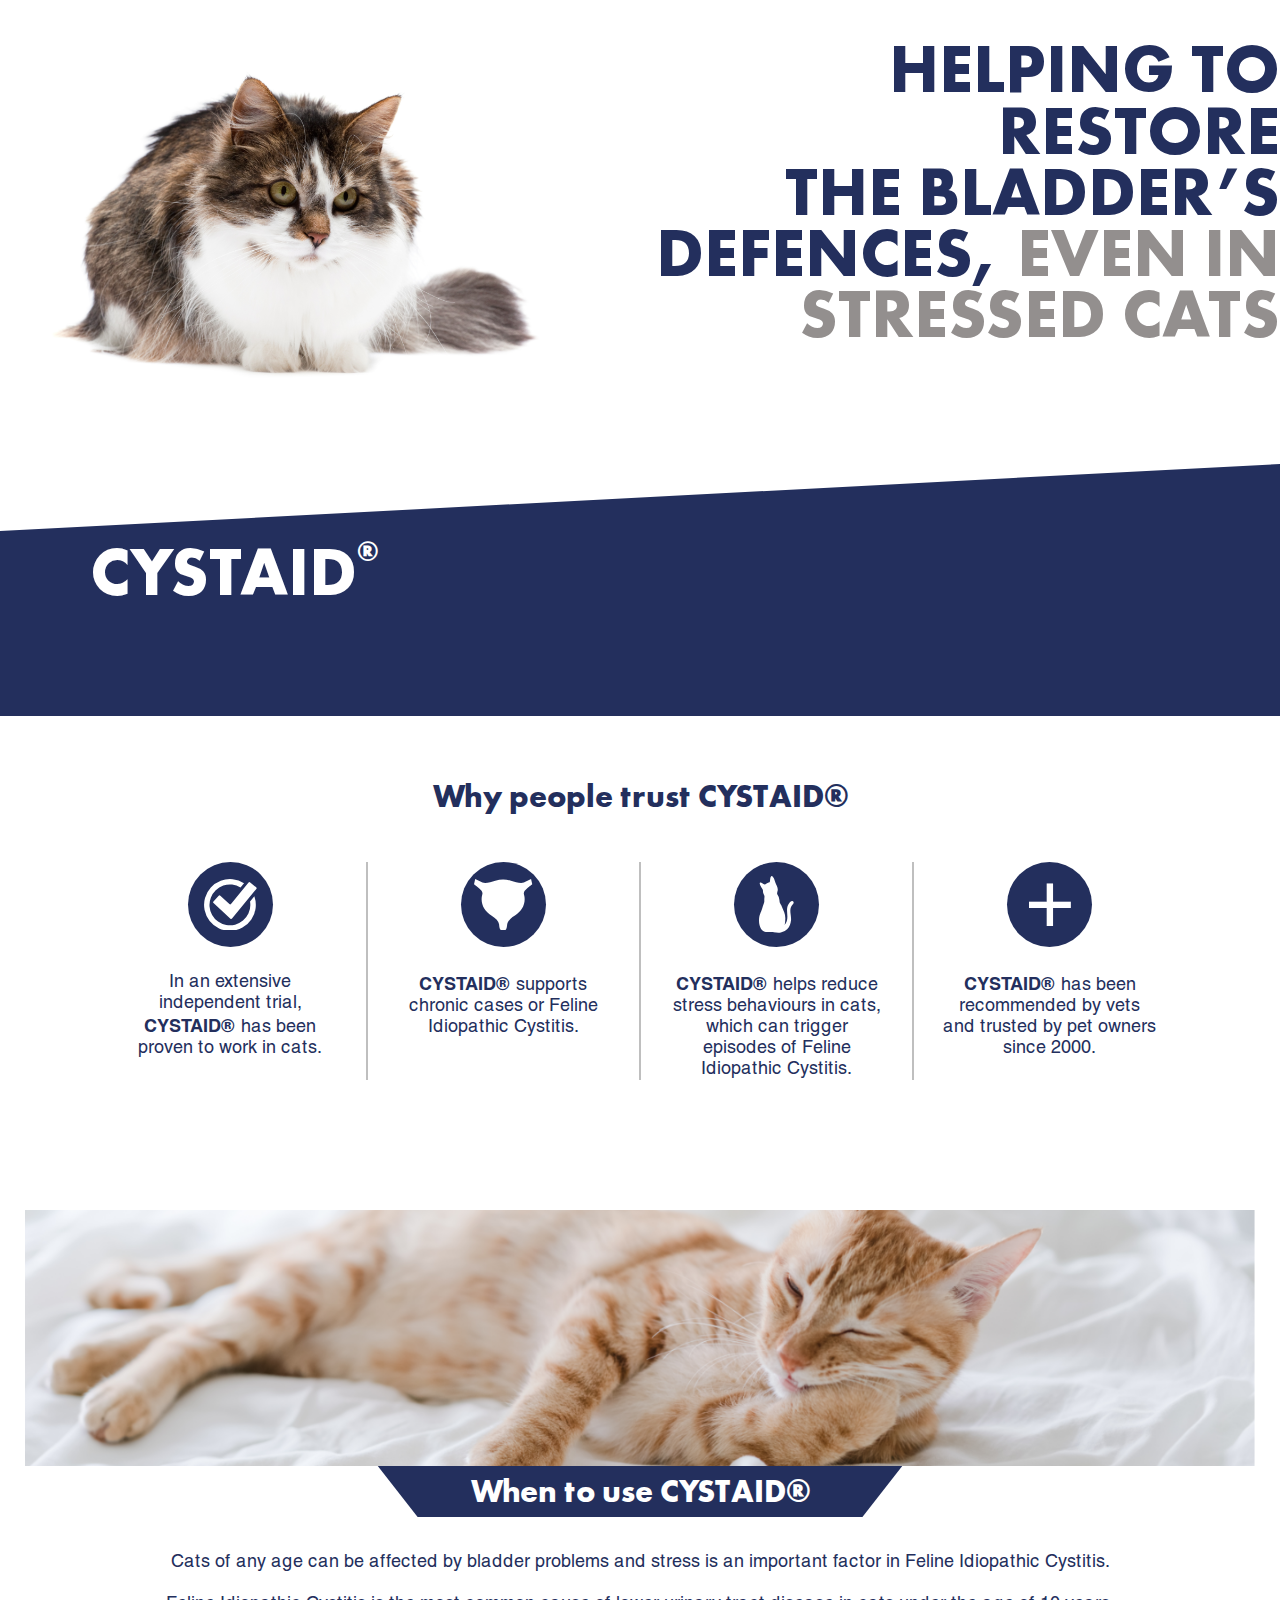
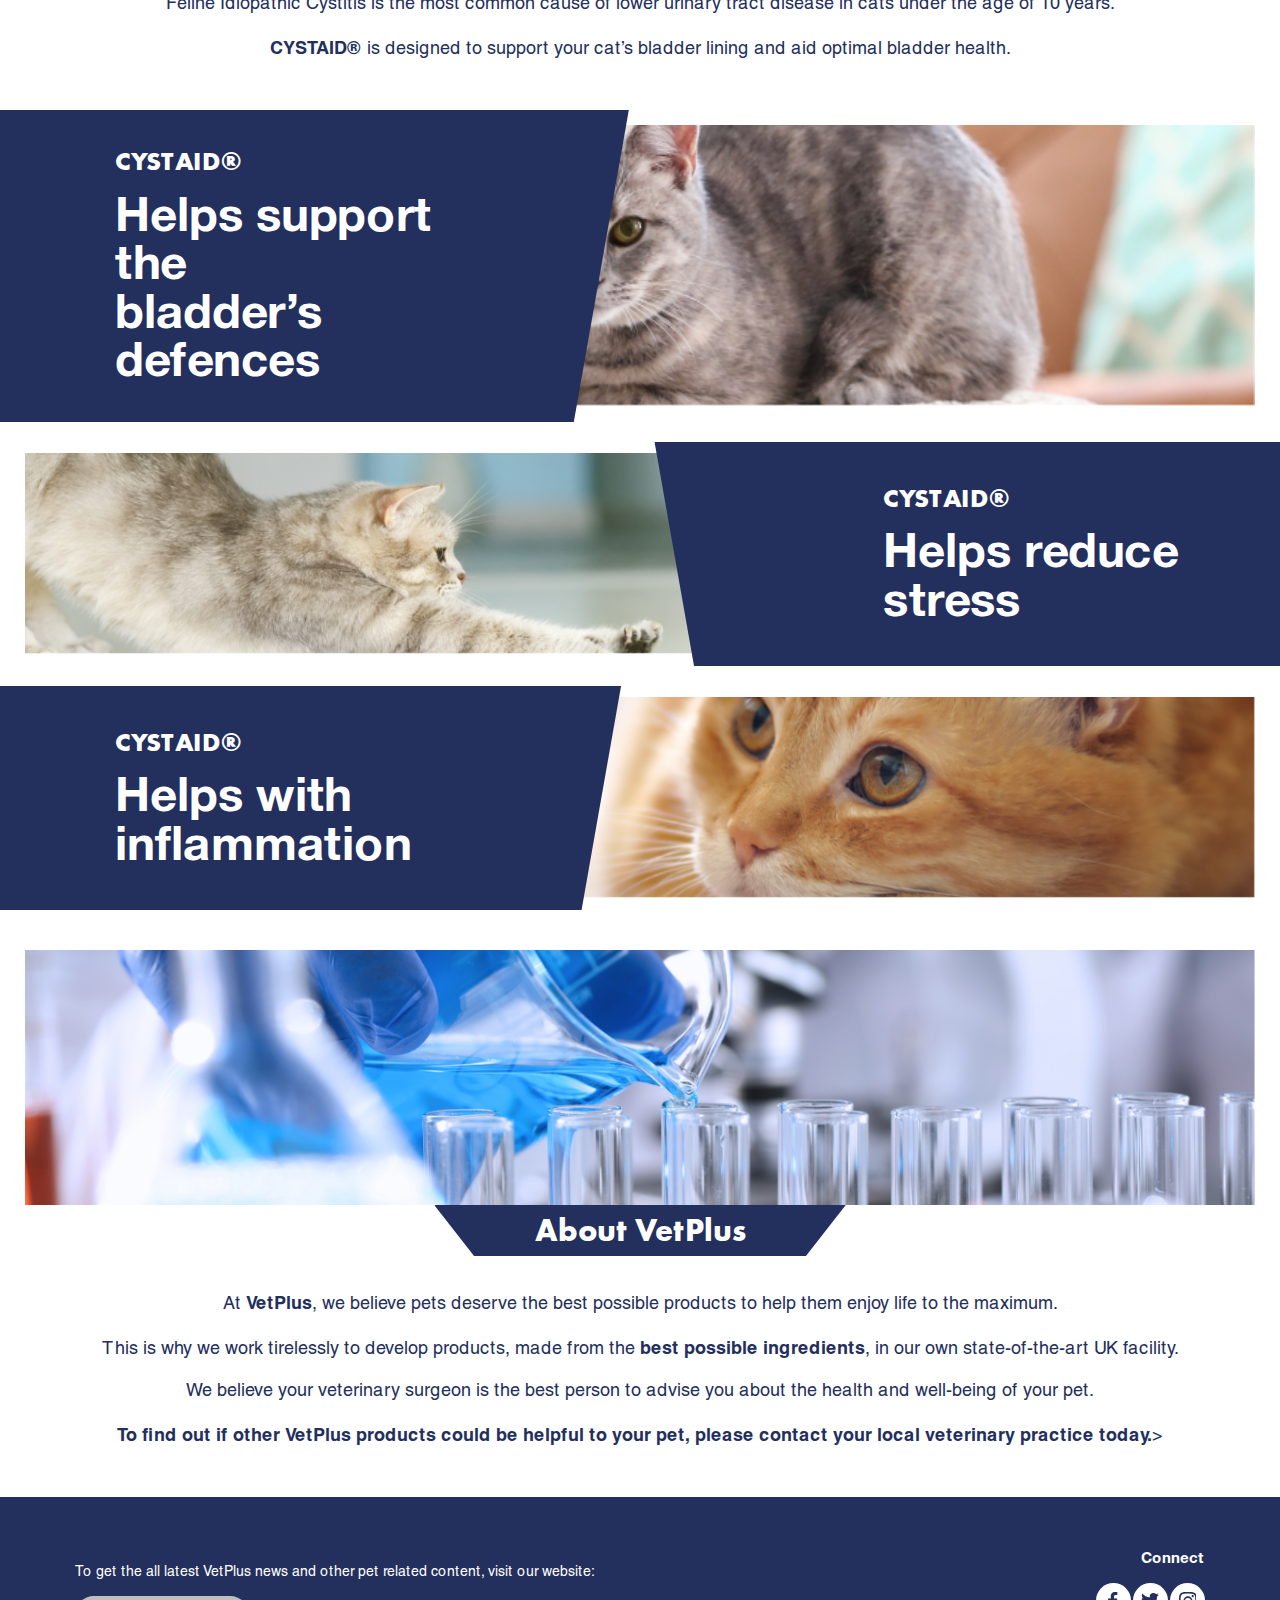
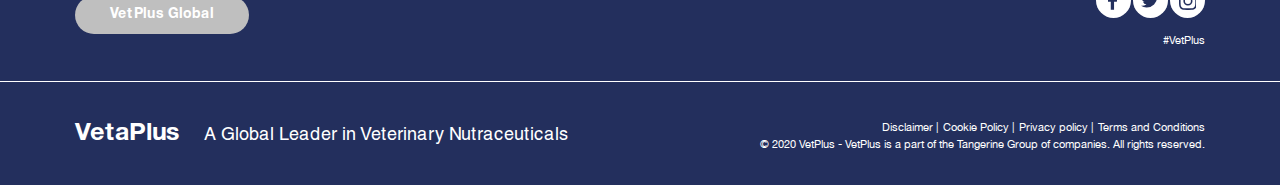
<file: cystaid.html>
<!doctype html>
<html lang="en">
<head>
  <meta charset="UTF-8">
  <meta name="viewport"
        content="width=device-width, user-scalable=no, initial-scale=1.0, maximum-scale=1.0, minimum-scale=1.0">
  <meta http-equiv="X-UA-Compatible" content="ie=edge">
  <link rel="stylesheet" href="assets/fonts/stylesheet.css">
  <link rel="stylesheet" href="assets/css/style.css">
  <link rel="stylesheet" href="assets/css/media.css">
  <title>Cystaid</title>
</head>
<body id="landing">
<header class="landing">
  <div class="landing_banner">
    <div class="landing_banner__img">
      <img src="assets/img/cystaid-for-cat/banner.png" alt="">
    </div>
    <div class="landing_banner__title landing_banner__title__cystaid">
      <h1>
        <span class="violet">Helping to restore</span>
        <span class="violet">the bladder’s</span>
        <span class="violet">defences, <span>even in</span></span>
        <span class="silver">stressed Cats</span>
      </h1>
    </div>
  </div>
  <div class="container">
    <div class="logo_block">
      <p>CYSTAID<span>®</span></p>
    </div>
  </div>
</header>

<main>

  <section class="people_trust">

    <div class="container">

      <h2 class="people_trust__title">Why people trust CYSTAID®</h2>

      <div class="people_trust__cards_list">
        <div class="people_trust__card">
          <div class="people_trust__card__logo">
          <span>
            <svg xmlns="http://www.w3.org/2000/svg" width="52.59" height="51.83" viewBox="0 0 52.59 51.83"><g
              transform="translate(0 0)"><path
              d="M397.347,250.685a20.635,20.635,0,0,1,.291,3.449,20.431,20.431,0,1,1-9.821-17.468l3.5-4.268a25.882,25.882,0,1,0,10.312,13.063Z"
              transform="translate(-351.285 -228.219)" fill="#fff"/><path
              d="M408.513,268.59a1.17,1.17,0,0,1-.067-1.648l5.224-5.664a1.169,1.169,0,0,1,1.647-.066l9.071,8.37a1.089,1.089,0,0,0,1.6-.112l17.558-21.44a1.169,1.169,0,0,1,1.641-.163l5.963,4.883a1.169,1.169,0,0,1,.163,1.64l-24.3,29.679a1.089,1.089,0,0,1-1.6.112Z"
              transform="translate(-398.982 -244.482)" fill="#fff"/></g></svg>
          </span>
          </div>
          <p class="people_trust__card__description">
            In an extensive independent trial, <b>CYSTAID®</b> has been proven to work in cats.
          </p>
        </div>
        <div class="people_trust__card">
          <div class="people_trust__card__logo">
          <span>
            <svg xmlns="http://www.w3.org/2000/svg" width="58.296" height="51.123" viewBox="0 0 58.296 51.123"><path
              d="M182.608,140.215l-7.232,3.484c-3.076,1.191-8.511-.318-12.874-1.771a24.2,24.2,0,0,0-15.648,0c-4.363,1.453-9.8,2.962-12.874,1.771l-7.232-3.484-1.218,5.157s3.093,2.272,5.283,4.265,3.741,3.464,3.006,6.038a17.345,17.345,0,0,0-.673,4.784c0,6.707,3.841,12.632,9.72,16.22,4.7,2.867,7.162,5.784,7.763,8.827,0,0,.295,4.627,1.416,5.5a10.638,10.638,0,0,0,5.266,0c1.122-.869,1.416-5.5,1.416-5.5.6-3.043,3.062-5.965,7.763-8.832,5.879-3.588,9.72-9.51,9.72-16.217a17.327,17.327,0,0,0-.674-4.783c-.734-2.574.822-4.049,3.006-6.037s5.284-4.265,5.284-4.265Z"
              transform="translate(-125.53 -140.215)" fill="#fff"/></svg>
          </span>
          </div>
          <p class="people_trust__card__description">
            <b>CYSTAID®</b> supports chronic cases or Feline Idiopathic Cystitis.
          </p>
        </div>
        <div class="people_trust__card">
          <div class="people_trust__card__logo">
          <span>
            <svg xmlns="http://www.w3.org/2000/svg" width="34.69" height="56.827" viewBox="0 0 34.69 56.827"><path
              d="M777.271,500.731c2.42.367,4.685.832,7.176.294a13.137,13.137,0,0,0,6.286-3.442c2.7-2.544,3.46-5.393,3.858-8.595.534-4.287-1.406-8.32-.341-12.642.485-1.97,1.847-2.87,2.777-4.489a1.677,1.677,0,0,0,.207-1.273,1.64,1.64,0,0,0-1.6-1.134c-.977.061-2.261,1.4-2.877,2.148a9.243,9.243,0,0,0-1.766,3.686c-.819,3.371.01,6.542-.009,9.9-.015,2.7-.724,6.509-2.938,8.179.83-.626.776-4.566.84-5.537a16.393,16.393,0,0,0-1.069-7.153c-.737-1.836-1.634-3.2-2.226-5.1a10.06,10.06,0,0,0-1.4-2.833,6.165,6.165,0,0,1-1.121-3.831,9.163,9.163,0,0,0-1.952-5.754c-1.032-1.431.089-2.951.231-4.481.266-2.856-1.4-4.9-2.3-7.408-.464-1.291-.726-2.628-1.281-3.88a8.82,8.82,0,0,0-1.036-1.8c-.3-.39-.691-1.024-1.189-1.132-.832-.179-1.343,1.132-1.528,1.783a20.9,20.9,0,0,0-.436,3.116,3.088,3.088,0,0,1-.195.865c-.3.685-.994.77-1.6.953a7.832,7.832,0,0,0-2.325,1.213,2.723,2.723,0,0,1-.911.5c-1.413.339-3.754-2.947-5.057-1.729-.668.624.583,2.945.867,3.513.314.628.652,1.242,1,1.851a7.853,7.853,0,0,1,1.136,2c.192.886-.255,1.635.7,3.884a14.288,14.288,0,0,1,.87,1.991,15.762,15.762,0,0,1-.167,2.711c-.064,2.181.192,3.271-.32,4.362a49.207,49.207,0,0,0-1.641,5.09c-.862,2.562-1.382,3.806-2.319,6.209-1.9,4.874-1.387,14.287,3.633,16.912,2.65,1.385,6.063.53,8.922.892C776.54,500.622,776.907,500.675,777.271,500.731Z"
              transform="translate(-762.594 -444.442)" fill="#fff"/></svg>
          </span>
          </div>
          <p class="people_trust__card__description">
            <b>CYSTAID®</b> helps reduce stress behaviours in cats, which can trigger episodes of Feline Idiopathic
            Cystitis.
          </p>
        </div>
        <div class="people_trust__card">
          <div class="people_trust__card__logo">
          <span>
            +
          </span>
          </div>
          <p class="people_trust__card__description">
            <b>CYSTAID®</b> has been recommended by vets and trusted by pet owners since 2000.
          </p>
        </div>
      </div>

    </div>

  </section>

  <section class="when_use">
    <div class="when_use__banner">
      <img src="assets/img/cystaid-for-cat/when-to-use.png" alt="">
      <img src="assets/img/cystaid-for-cat/when-to-use-m.png" alt="">
    </div>

    <div class="container">
      <h2 class="when_use__title">When to use CYSTAID®</h2>

      <p class="when_use__description">
        Cats of any age can be affected by bladder problems and stress is an important factor in Feline Idiopathic
        Cystitis.
        <br><br>
        Feline Idiopathic Cystitis is the most common cause of lower urinary tract disease in cats under the age of 10
        years.
        <br><br>
        <b>CYSTAID®</b> is designed to support your cat’s bladder lining and aid optimal bladder health.
      </p>
    </div>
  </section>

  <section class="advantages">

    <div class="advantages__line">
      <div class="advantages__line__tab">
        <p>CYSTAID<span>®</span></p>
        <h3 class="advantages__line__title">
          Helps support the<br>
          bladder’s defences
        </h3>
      </div>
      <div class="advantages__line__image" style="background-image: url('assets/img/cystaid-for-cat/use-1.png') "></div>
      <div class="advantages__line__image"
           style="background-image: url('assets/img/cystaid-for-cat/use-1-m.png') "></div>
    </div>

    <div class="advantages__line">
      <div class="advantages__line__tab">
        <p>CYSTAID<span>®</span></p>
        <h3 class="advantages__line__title">
          Helps reduce<br>
          stress
        </h3>
      </div>
      <div class="advantages__line__image" style="background-image: url('assets/img/cystaid-for-cat/use-2.png') "></div>
      <div class="advantages__line__image"
           style="background-image: url('assets/img/cystaid-for-cat/use-2-m.png') "></div>
    </div>

    <div class="advantages__line">
      <div class="advantages__line__tab">
        <p>CYSTAID<span>®</span></p>
        <h3 class="advantages__line__title">
          Helps with<br>
          inflammation
        </h3>
      </div>
      <div class="advantages__line__image" style="background-image: url('assets/img/cystaid-for-cat/use-3.png') "></div>
      <div class="advantages__line__image"
           style="background-image: url('assets/img/cystaid-for-cat/use-3-m.png') "></div>
    </div>

  </section>

  <section class="about_vet">
    <div class="about_vet__banner">
      <img src="assets/img/chemical.png" alt="">
      <img src="assets/img/chemical-m.png" alt="">
    </div>

    <div class="container">
      <h2 class="about_vet__title">About VetPlus</h2>

      <p class="about_vet__description">
        At <b>VetPlus</b>, we believe pets deserve the best possible products to help them enjoy life to the maximum.
        <br><br>
        This is why we work tirelessly to develop products, made from the <b>best possible ingredients</b>, in our own
        state-of-the-art UK facility.
        <br><br>
        We believe your veterinary surgeon is the best person to advise you about the health and well-being of your pet.
        <br><br>
        <b>To find out if other VetPlus products could be helpful to your pet, please contact your local veterinary
          practice today.</b>>
    </div>
  </section>

</main>

<footer>
  <div class="call_to_action">
    <div class="container">

      <div class="call_to_action__button_block">
        <h5>To get the all latest VetPlus news and other pet related content, visit our website:</h5>

        <a href="#">VetPlus Global</a>
      </div>

      <div class="call_to_action__socials_block">
        <h4>Connect</h4>

        <div class="call_to_action__socials">
          <span class="call_to_action__social_icon call_to_action__facebook">
            <svg xmlns="http://www.w3.org/2000/svg" width="9.335" height="17.875" viewBox="0 0 9.335 17.875"><path
              d="M86.058,17.875V9.732h2.781l.4-3.178H86.058V4.568c0-.894.3-1.589,1.589-1.589h1.688V.1c-.4,0-1.39-.1-2.483-.1a3.833,3.833,0,0,0-4.071,4.171V6.554H80V9.732h2.781v8.143Z"
              transform="translate(-80)" fill-rule="evenodd"/></svg>
          </span>
          <span class="call_to_action__social_icon call_to_action__twitter">
            <svg xmlns="http://www.w3.org/2000/svg" width="17.875" height="14.499" viewBox="0 0 17.875 14.499"><path
              d="M43.66,16.5A10.334,10.334,0,0,0,54.087,6.071v-.5a8.072,8.072,0,0,0,1.787-1.887,8.243,8.243,0,0,1-2.085.6A3.864,3.864,0,0,0,55.378,2.3a9.108,9.108,0,0,1-2.284.894A3.546,3.546,0,0,0,50.413,2a3.731,3.731,0,0,0-3.674,3.674,1.936,1.936,0,0,0,.1.794A10.267,10.267,0,0,1,39.291,2.6a3.8,3.8,0,0,0-.5,1.887,3.945,3.945,0,0,0,1.589,3.078,3.348,3.348,0,0,1-1.688-.5h0a3.629,3.629,0,0,0,2.979,3.575,3.061,3.061,0,0,1-.993.1,1.69,1.69,0,0,1-.7-.1,3.762,3.762,0,0,0,3.476,2.582,7.5,7.5,0,0,1-4.568,1.589,2.749,2.749,0,0,1-.894-.1A9.373,9.373,0,0,0,43.66,16.5"
              transform="translate(-38 -2)" fill-rule="evenodd"/></svg>
          </span>
          <span class="call_to_action__social_icon call_to_action__instagram">
            <svg xmlns="http://www.w3.org/2000/svg" width="17.875" height="17.875" viewBox="0 0 17.875 17.875"><path
              d="M8.937,1.589a27.4,27.4,0,0,1,3.575.1,4.606,4.606,0,0,1,1.688.3,3.487,3.487,0,0,1,1.688,1.688,4.606,4.606,0,0,1,.3,1.688c0,.894.1,1.192.1,3.575a27.4,27.4,0,0,1-.1,3.575,4.606,4.606,0,0,1-.3,1.688A3.487,3.487,0,0,1,14.2,15.889a4.606,4.606,0,0,1-1.688.3c-.894,0-1.192.1-3.575.1a27.4,27.4,0,0,1-3.575-.1,4.606,4.606,0,0,1-1.688-.3A3.488,3.488,0,0,1,1.986,14.2a4.606,4.606,0,0,1-.3-1.688c0-.894-.1-1.192-.1-3.575a27.4,27.4,0,0,1,.1-3.575,4.606,4.606,0,0,1,.3-1.688,3.567,3.567,0,0,1,.7-.993,1.679,1.679,0,0,1,.993-.7,4.606,4.606,0,0,1,1.688-.3,27.4,27.4,0,0,1,3.575-.1M8.937,0A29.341,29.341,0,0,0,5.263.1,6.131,6.131,0,0,0,3.078.5,3.887,3.887,0,0,0,1.49,1.49,3.887,3.887,0,0,0,.5,3.078,4.525,4.525,0,0,0,.1,5.263,29.341,29.341,0,0,0,0,8.937a29.341,29.341,0,0,0,.1,3.674A6.131,6.131,0,0,0,.5,14.8a3.887,3.887,0,0,0,.993,1.589,3.887,3.887,0,0,0,1.589.993,6.131,6.131,0,0,0,2.185.4,29.342,29.342,0,0,0,3.674.1,29.342,29.342,0,0,0,3.674-.1,6.131,6.131,0,0,0,2.185-.4A4.166,4.166,0,0,0,17.378,14.8a6.131,6.131,0,0,0,.4-2.185c0-.993.1-1.291.1-3.674a29.342,29.342,0,0,0-.1-3.674,6.131,6.131,0,0,0-.4-2.185,3.887,3.887,0,0,0-.993-1.589A3.887,3.887,0,0,0,14.8.5,6.131,6.131,0,0,0,12.612.1,29.341,29.341,0,0,0,8.937,0m0,4.369A4.494,4.494,0,0,0,4.369,8.937,4.568,4.568,0,1,0,8.937,4.369m0,7.547A2.926,2.926,0,0,1,5.958,8.937,2.926,2.926,0,0,1,8.937,5.958a2.926,2.926,0,0,1,2.979,2.979,2.926,2.926,0,0,1-2.979,2.979M13.7,3.078A1.092,1.092,0,1,0,14.8,4.171,1.1,1.1,0,0,0,13.7,3.078"
              fill-rule="evenodd"/></svg>
          </span>
        </div>

        <p class="call_to_action__hashtag">#VetPlus</p>
      </div>

    </div>
  </div>
  <div class="copyright_section">

    <div class="container">
      <div class="copyright_section__logo_block">
        <p class="logo">
          VetaPlus
        </p>
        <p>A Global Leader in Veterinary Nutraceuticals</p>
      </div>
      <div class="copyright_section__copyright_block">
        <ul class="copyright_section__menu">
          <li class="copyright_section__list"><a href="#" class="copyright_section__link">Disclaimer |</a></li>
          <li class="copyright_section__list"><a href="#" class="copyright_section__link">Cookie Policy |</a></li>
          <li class="copyright_section__list"><a href="#" class="copyright_section__link">Privacy policy |</a></li>
          <li class="copyright_section__list"><a href="#" class="copyright_section__link">Terms and Conditions</a></li>
        </ul>
        <p class="copyright_section__copyright_text">
          © 2020 VetPlus - VetPlus is a part of the Tangerine Group of companies. All rights reserved.
        </p>
      </div>
    </div>
  </div>
</footer>

<script src="assets/js/main.js"></script>
</body>
</html>
</file>
<file: assets/fonts/stylesheet.css>
@font-face {
    font-family: 'Helvetica';
    src: url('Helvetica.woff2') format('woff2'),
        url('Helvetica.woff') format('woff');
    font-weight: 500;
    font-style: normal;
    font-display: swap;
}

@font-face {
    font-family: 'Futura PT';
    src: url('FuturaPT-Bold.woff2') format('woff2'),
        url('FuturaPT-Bold.woff') format('woff');
        url('Futura-PT-bold.ttf') format('truetype');
    font-weight: bold;
    font-style: normal;
    font-display: swap;
}

@font-face {
    font-family: 'Futura PT';
    src: url('FuturaPT-Medium.woff2') format('woff2'),
        url('FuturaPT-Medium.woff') format('woff');
        url('Futura-PT-medium.ttf') format('truetype');
    font-weight: 500;
    font-style: normal;
    font-display: swap;
}

@font-face {
    font-family: 'Korolev';
    src: url('Korolev-Bold.woff2') format('woff2'),
        url('Korolev-Bold.woff') format('woff');
        url('Korolev-Bold.ttf') format('truetype');
    font-weight: bold;
    font-style: normal;
    font-display: swap;
}

@font-face {
    font-family: 'Helvetica';
    src: url('Helvetica-Bold.woff2') format('woff2'),
        url('Helvetica-Bold.woff') format('woff');
        url('Helvetica-Bold.ttf') format('truetype');
    font-weight: bold;
    font-style: normal;
    font-display: swap;
}

@font-face {
    font-family: 'HelveticaNeueCyr';
    src: url('HelveticaNeueCyr-Bold.woff2') format('woff2'),
        url('HelveticaNeueCyr-Bold.woff') format('woff');
    font-weight: bold;
    font-style: normal;
    font-display: swap;
}

@font-face {
    font-family: 'Helvetica Neue';
    src: url('HelveticaNeue.woff2') format('woff2'),
        url('HelveticaNeue.woff') format('woff');
        url('HelveticaNeue.ttf') format('truetype');
    font-weight: normal;
    font-style: normal;
    font-display: swap;
}
</file>
<file: assets/css/style.css>
* {
  margin: 0;
  padding: 0;
  list-style: none;
  text-decoration: none;
}

:root {
  --main-bg: #232F5D;

  --button-grey: #BFBFBF;
  --title-grey: #938F8E;

  --white-color: #ffffff;

  --helvetica: 'Helvetica';
  --futura: 'Futura PT';
  --korolev: 'Korolev';
  --helvetica-cyr: 'HelveticaNeueCyr';
  --helvetica-neue: 'Helvetica Neue';
}

.test{
  padding: 200px 0;
}

body {
  min-height: 100vh;
  display: flex;
  flex-direction: column;
  justify-content: space-between;
  overflow-x: hidden;
}


.container {
  width: 100%;
  max-width: 1160px;
  padding-left: 15px;
  padding-right: 15px;
  box-sizing: border-box;
  margin-left: auto;
  margin-right: auto;
  position: relative;
  z-index: 10;
}

header {
  position: relative;
  z-index: 2;
  overflow: hidden;
  flex-grow: 1;
}

header:after {
  content: '';
  position: absolute;
  top: -100%;
  left: -100%;
  background: var(--main-bg);
  width: 200%;
  height: 200%;
  transform: rotate(-2deg);
}

.landing:after{
  top: 70%;
  left: 0;
}

.logo_block {
  width: 100%;
  padding-top: 55px;
  padding-bottom: 90px;
  display: flex;
  align-items: flex-end;
  flex-wrap: wrap;
}

.landing .logo_block{
  padding-top: 90px;
  padding-bottom: 110px;
}

.logo_block p:last-child{
  font-family: var(--futura);
  font-size: 62px;
  font-weight: 400;
  display: flex;
  align-items: flex-start;
  line-height: 1;
  color: var(--white-color);
  margin-left: 15px;
  text-transform: uppercase;
}

.logo_block p:first-child {
  font-family: var(--futura);
  font-size: 68px;
  font-weight: bold;
  display: flex;
  align-items: flex-start;
  line-height: 1;
  color: var(--white-color);
}

.logo_block p:first-child span {
  font-size: 28px;
}

.logo {
  font-size: 52px;
  color: var(--white-color);
  font-weight: bold;
  font-family: var(--helvetica-cyr);
}

.landing_banner{
  display: flex;
}

.landing_banner__img{
  position: relative;
  width: 50%;
  padding-top: 35%;
}

.landing_banner__img img{
  position: absolute;
  top: 0;
  left: 0;
  width: 100%;
}

.landing_banner__img_cal_cat img{
  width: 95%;
}

.landing_banner__title{
  padding-top: 3%;
}

.landing_banner__title h1{
  font-family: var(--futura);
  font-weight: bold;
  font-size: 131px;
  color: var(--main-bg);
  text-transform: uppercase;
  display: flex;
  flex-direction: column;
  align-items: flex-end;
  line-height: 0.9;
  text-align: right;
}

.landing_banner__title__cystaid h1{
  font-size: 90px;
}

.landing_banner__title .silver{
  font-size: 90px;
  color: var(--title-grey);
}

.landing_banner__title .violet span{
  font-size: 90px;
  color: var(--title-grey);
}





/*select country*/

main{
  flex-grow: 20;
}

.select_country__title{
  font-family: var(--helvetica-cyr);
  font-size: 24px;
  font-weight: bold;
  margin-bottom: 50px;
  margin-top: 30px;
  color: var(--main-bg);
}

.select_country__countries{
  margin-top: 10px;
  transition: all 0.8s ease;
  height: auto;
  width: 100%;
}

.select_country__countries .cards_container{
  display: flex;
  flex-wrap: wrap;
  align-items: flex-start;
  justify-content: flex-start;
  width: calc(100% + 40px);
  height: fit-content;
  margin-left: -20px;
}

.select_country__country_card{
  width: 12.5%;
  box-sizing: border-box;
  display: flex;
  flex-direction: column;
  align-items: center;
  padding: 10px 20px;
}

.select_country__country_card img{
  width: 100%;
  opacity: 0.7;
  filter: grayscale(1);
  transition: 0.5s all ease;
  margin-bottom: 15px;
}

.select_country__country_card:hover img{
  opacity: 1;
  filter: grayscale(0);
}

.select_country__country_card p{
  font-family: var(--helvetica);
  font-size: 16px;
  font-weight: 400;
  color: gray;
  text-align: center;
}

.select_country__country_card:hover p{
  color: var(--main-bg);
}

.select_country__hidden_block{
  max-height: 0;
  overflow: hidden;
  margin-bottom: 20px;
}

.select_country__view_all{
  display: flex;
  width: fit-content;
  margin: 0 auto 90px auto;
  cursor: pointer;
  user-select: none;
  padding: 10px 50px;
  background: var(--button-grey);
  color: var(--white-color);
  border-radius: 25px;
  font-family: var(--helvetica-cyr);
  font-weight: bold;
  font-size: 18px;
}

.select_country__view_all.active{
  background: var(--main-bg);
}


/*People trust*/

.people_trust{
  padding-top: 60px;
  padding-bottom: 75px;
}

.people_trust__title{
  width: 100%;
  text-align: center;
  font-family: var(--futura);
  font-weight: bold;
  font-size: 32px;
  color: var(--main-bg);
  margin-bottom: 45px;
}

.people_trust__cards_list{
  display: flex;
  justify-content: center;
  align-items: flex-start;
  flex-wrap: wrap;
}

.people_trust__card{
  display: flex;
  flex-direction: column;
  justify-content: flex-start;
  align-items: center;
  width: 32%;
  margin-bottom: 55px;
}
.people_trust__card.four_element{
  width: 24%;
}

.people_trust__card__logo{
  margin-bottom: 25px;
}

.people_trust__card__logo span{
  width: 85px;
  height: 85px;
  display: flex;
  justify-content: center;
  align-items: center;
  background: var(--main-bg);
  border-radius: 50%;
  color: var(--white-color);
  font-size: 90px;
  line-height: 1;
  font-weight: 900;
}

.people_trust__card__logo svg path{
  fill: var(--white-color);
}

.people_trust__card__description{
  max-width: 80%;
  text-align: center;
  color: var(--main-bg);
  font-size: 18px;
  font-family: var(--helvetica);
  font-weight: 400;
}

.people_trust__card.with_line{
  border-right: 2px solid var(--button-grey);
  position: relative;
}





/*When Use*/

.when_use,
.about_vet{
  width: 100%;
  padding-bottom: 50px;
}

.when_use__banner,
.about_vet__banner{
  width: 100%;
  box-sizing: border-box;
  padding-left: 25px;
  padding-right: 25px;
  display: flex;
  justify-content: center;
}

.when_use__banner img,
.about_vet__banner img{
  width: 100%;
  height: auto;
}

.when_use__banner img:last-child,
.about_vet__banner img:last-child{
  display: none;
}

.when_use .container,
.about_vet .container{
  justify-content: center;
}

.when_use__title,
.about_vet__title{
  width: fit-content;
  margin-left: auto;
  margin-right: auto;
  padding: 5px 100px;
  color: var(--white-color);
  background: var(--main-bg);
  font-family: var(--futura);
  font-size: 32px;
  margin-bottom: 35px;
  position: relative;
  overflow: hidden;
}

.when_use__title:before,
.about_vet__title:before{
  content: '';
  display: flex;
  width: 10%;
  height: 210%;
  background: white;
  position: absolute;
  top: -50%;
  left: -6%;
  transform: rotate(
    -38deg
  );
}

.when_use__title:after,
.about_vet__title:after{
  content: '';
  display: flex;
  width: 10%;
  height: 210%;
  background: white;
  position: absolute;
  top: -50%;
  right: -6%;
  transform: rotate(
    38deg
  );
}

.when_use__description,
.about_vet__description{
  color: var(--main-bg);
  font-family: var(--helvetica);
  font-size: 18px;
  text-align: center;
}




/*advantages*/

.advantages{
  display: flex;
  flex-direction: column;
  width: 100%;
  margin-bottom: 20px;
}

.advantages__line{
  width: 100%;
  display: flex;
  justify-content: space-between;
  align-items: center;
  position: relative;
  overflow: hidden;
  margin-bottom: 20px;
}

.advantages__line:nth-child(even){
  flex-direction: row-reverse;
}

.advantages__line__tab{
  width: 40%;
  background: var(--main-bg);
  display: flex;
  justify-content: center;
  align-items: flex-start;
  flex-direction: column;
  padding: 45px 5% 45px 10%;
  box-sizing: border-box;
  transform: scale(1.1);
  position: relative;
  z-index: 2;
}

.advantages__line__tab:after {
  content: '';
  display: flex;
  width: 23%;
  height: 150%;
  background: var(--main-bg);
  position: absolute;
  right: -11%;
  transform: rotate(10deg);
}

.advantages__line:nth-child(even) .advantages__line__tab{
  padding-right: 0;
}

.advantages__line:nth-child(even) .advantages__line__tab:after{
  right: 89%;
  transform: rotate(-10deg);
}

.advantages__line__tab p{
  font-size: 24px;
  width: fit-content;
  color: var(--white-color);
  font-family: var(--futura);
  font-weight: bold;
  display: flex;
  justify-content: center;
  align-items: flex-start;
  margin-bottom: 15px;
}

.advantages__line__title{
  font-size: 43px;
  font-family: var(--helvetica-cyr);
  font-weight: bold;
  color: var(--white-color);
}

.advantages__line__image{
  background-repeat: no-repeat;
  position: absolute;
  width: 60%;
  right: calc(0% + 25px);
  top: 5%;
  height: 90%;
  background-position: top right;
  background-size: cover;
}

.advantages__line__image:last-child{
  display: none;
}

.advantages__line:nth-child(even) .advantages__line__image{
  right: calc(40% - 25px);
}

















/*footer*/

footer{
  width: 100%;
  background: var(--main-bg);
  padding-top: 55px;
  padding-bottom: 35px;
  flex-grow: 1;
}

.call_to_action{
  border-bottom: 1px solid var(--white-color);
}

.call_to_action .container{
  width: 100%;
  display: flex;
  justify-content: space-between;
  align-items: center;
  padding-bottom: 35px;
}

.call_to_action .container > div{
  width: 50%;
  display: flex;
  flex-direction: column;
  justify-content: flex-start;
}

.call_to_action__button_block{
  align-items: flex-start;
}

.call_to_action__button_block h5{
  color: var(--white-color);
  font-size: 14px;
  font-weight: 400;
  font-family: var(--helvetica);
  margin-bottom: 15px;
}

.call_to_action__button_block a{
  display: flex;
  padding: 12px 35px;
  border-radius: 25px;
  color: var(--white-color);
  background: var(--button-grey);
  font-size: 14px;
  font-family: var(--helvetica-cyr);
  font-weight: bold;
}

.call_to_action__socials_block{
  align-items: flex-end;
}

.call_to_action__socials_block h4{
  color: var(--white-color);
  font-family: var(--helvetica-cyr);
  font-weight: bold;
  font-size: 15px;
}

.call_to_action__socials_block p{
  color: var(--white-color);
  font-family: var(--helvetica-neue);
  font-weight: normal;
  font-size: 11px;
}

.call_to_action__socials{
  display: flex;
  justify-content: flex-end;
  align-items: center;
  width: 20%;
  margin: 15px 0;
}

.call_to_action__social_icon{
  line-height: 1;
  display: flex;
  justify-content: center;
  align-items: center;
  width: 35px;
  height: 35px;
  border-radius: 50%;
  background: var(--white-color);
  margin: 1%;
}

.call_to_action__social_icon:last-child{
  margin-right: 0;
}

.call_to_action__social_icon svg path{
  fill: var(--main-bg);
}

.copyright_section{
  padding-top: 35px;
}

.copyright_section .container{
  display: flex;
  justify-content: space-between;
  align-items: center;
  flex-wrap: wrap;
}

.copyright_section .container > div{
  display: flex;
  width: 50%;
}

.copyright_section__logo_block{
  justify-content: flex-start;
  align-items: flex-end;
  flex-wrap: wrap;
}

.copyright_section__logo_block .logo{
  font-size: 25px;
  margin-right: 25px;
}

.copyright_section__logo_block p:last-child{
  font-family: var(--helvetica);
  font-weight: 400;
  color: var(--white-color);
  font-size: 18px;
  display: flex;
  align-items: flex-end;
}

.copyright_section__copyright_block{
  flex-direction: column;
  align-items: flex-end;
}

.copyright_section__menu{
  display: flex;
  align-items: center;
  justify-content: flex-end;
  margin-bottom: 3px;
}

.copyright_section__link,
.copyright_section__copyright_text{
  font-size: 11px;
  font-family: var(--helvetica-neue);
  font-weight: 400;
  color: var(--white-color);
  margin-left: 5px;
}
</file>
<file: assets/css/media.css>
@media (max-width: 1920px) {

  header:after {
    transform: rotate(-3deg);
  }

  .logo_block {
    width: 100%;
    padding-top: 45px;
    padding-bottom: 60px;
  }

  .landing .logo_block {
    padding-top: 90px;
    padding-bottom: 110px;
  }

  .landing:after {
    top: 65%;
    left: 0;
  }
}

@media (max-width: 1320px) {
  .landing_banner__title h1 {
    font-size: 92px;
  }

  .landing_banner__title__cystaid h1,
  .landing_banner__title .violet span,
  .landing_banner__title .silver {
    font-size: 68px;
  }
}

@media (max-width: 1025px) {
  .call_to_action__socials {
    width: 25%;
  }

  .landing_banner__title h1 {
    font-size: 74px;
  }

  .landing_banner__title__cystaid h1,
  .landing_banner__title .violet span,
  .landing_banner__title .silver {
    font-size: 50px;
  }

  .landing:after {
    top: 55%;
  }

  .advantages__line__image {
    background-position: center 100%;
  }

  .advantages__line__title {
    font-size: 32px;
  }

  .advantages__line__tab p {
    font-size: 22px;
  }
}

@media (max-width: 820px) {
  .select_country__country_card p {
    font-size: 15px;
  }

  .people_trust__card {
    width: 49%;
  }

  .call_to_action__socials {
    width: 35%;
  }

  .when_use__title,
  .about_vet__title {
    font-size: 28px;
  }

  .when_use__description,
  .about_vet__description {
    font-size: 16px;
  }

  .when_use__banner img,
  .about_vet__banner img {
    display: none;
  }

  .when_use__banner img:last-child,
  .about_vet__banner img:last-child {
    display: flex;
  }

  advantages__line__tab {
    font-size: 20px;
  }

  .advantages__line__title {
    font-size: 28px;
  }

  .advantages__line__image {
    display: none;
    background-position: 100%;
  }

  .advantages__line__image:last-child {
    display: block;
  }
}

@media (max-width: 740px) {
  .landing_banner {
    flex-direction: column-reverse;
    align-items: flex-start;
  }

  .landing_banner__img {
    width: 90%;
    padding-top: 55%;
  }

  .landing_banner__img_cal_cat {
    width: 90%;
    padding-top: 60%;
  }

  .landing_banner__title {
    margin-left: auto;
    margin-right: 10%;
  }

  .landing:after {
    top: 70%;
  }

  .landing .logo_block {
    padding-top: 90px;
    padding-bottom: 60px;
  }
}

@media (max-width: 720px) {
  .select_country__country_card {
    width: 16.6%;
  }

  .copyright_section .container > div {
    width: 100%;
  }

  .copyright_section__logo_block {
    justify-content: center;
    margin-bottom: 20px;
  }

  .copyright_section__copyright_block {
    align-items: center;
  }
}

@media (max-width: 620px) {
  .logo_block p:last-child {
      font-size: 48px;
  }
}

@media (max-width: 540px) {

  .landing_banner__title h1 {
    font-size: 56px;
  }

  .landing_banner__title__cystaid h1,
  .landing_banner__title .violet span,
  .landing_banner__title .silver {
    font-size: 36px;
  }

  .landing_banner__img {
    width: 100%;
    padding-top: 50%;
  }

  .landing_banner__img_cal_cat {
    width: 100%;
    padding-top: 60%;
  }

  .call_to_action__socials {
    width: 45%;
  }

  .people_trust__card {
    width: 100%;
    padding: 20px 0 40px;
    margin-bottom: 0;
  }

  .people_trust__card.with_line {
    border: none;
  }

  .people_trust__card__logo {
    position: relative;
    z-index: 10;
  }

  .people_trust__card.with_line:after {
    content: '';
    display: flex;
    width: 100%;
    height: 20%;
    background: url('../img/shadow.png') top center / contain no-repeat;
    position: absolute;
    top: 0;
    left: 0;
    z-index: 5;
  }

  .people_trust__card.with_line:before {
    content: '';
    display: flex;
    width: 100%;
    height: 20%;
    background: url('../img/shadow.png') bottom center / contain no-repeat;
    transform: rotate(180deg);
    position: absolute;
    bottom: 0;
    left: 0;
    z-index: 5;
  }

  .people_trust__card__logo span {
    width: 65px;
    height: 65px;
    font-size: 55px;
  }

  .people_trust__card__logo span svg {
    width: 50%;
  }

  .when_use__title,
  .about_vet__title {
    font-size: 20px;
    padding: 5px 50px;
    text-align: center;
  }

  .when_use__description,
  .about_vet__description,
  .advantages__line__tab p,
  .people_trust__card__description {
    font-size: 14px;
  }

  .advantages__line__title {
    font-size: 20px;
  }

  .copyright_section__logo_block .logo {
    width: 100%;
    text-align: center;
    margin-right: 0;
    margin-bottom: 15px;
  }
}

@media (max-width: 480px) {
  .landing_banner__title {
    margin-right: auto;
    margin-left: auto;
  }

  .logo_block p:first-child {
    font-size: 48px;
  }

  .logo {
    font-size: 30px;
  }

  .select_country__title {
    text-align: center;
  }

  .select_country__country_card {
    width: 25%;
  }

  .select_country__country_card p {
    font-size: 12px;
  }

  .call_to_action .container {
    flex-direction: column-reverse;
  }

  .advantages__line__tab {
    padding-left: 5%;
  }

  .advantages__line:nth-child(even) .advantages__line__tab {
    padding-right: 5%;
    padding-left: 7%;
  }

  .call_to_action .container > div {
    width: 100%;
  }

  .call_to_action__socials_block {
    align-items: center;
    margin-bottom: 25px;
  }

  .call_to_action__socials {
    justify-content: center;
    width: 45%;
  }

  .call_to_action__button_block {
    align-items: center;
  }

  .call_to_action__button_block h5 {
    text-align: center;
  }

  .copyright_section__logo_block p:last-child {
    font-size: 14px;
    text-align: center;
  }

  .copyright_section__link, .copyright_section__copyright_text {
    text-align: center;
  }

  .copyright_section__menu {
    flex-wrap: wrap;
    justify-content: center;
  }
}

@media (max-width: 380px) {
  .when_use__title,
  .about_vet__title {
    font-size: 18px;
    padding: 3px 35px;
  }
}

@media (max-width: 360px) {
  .logo_block p:first-child {
    font-size: 42px;
  }

  .advantages__line__tab:after {
    width: 20%;
    right: -13%;
    transform: rotate(5deg);
  }

  .advantages__line:nth-child(even) .advantages__line__tab:after {
    right: 87%;
    transform: rotate(-5deg);
  }
}
</file>
